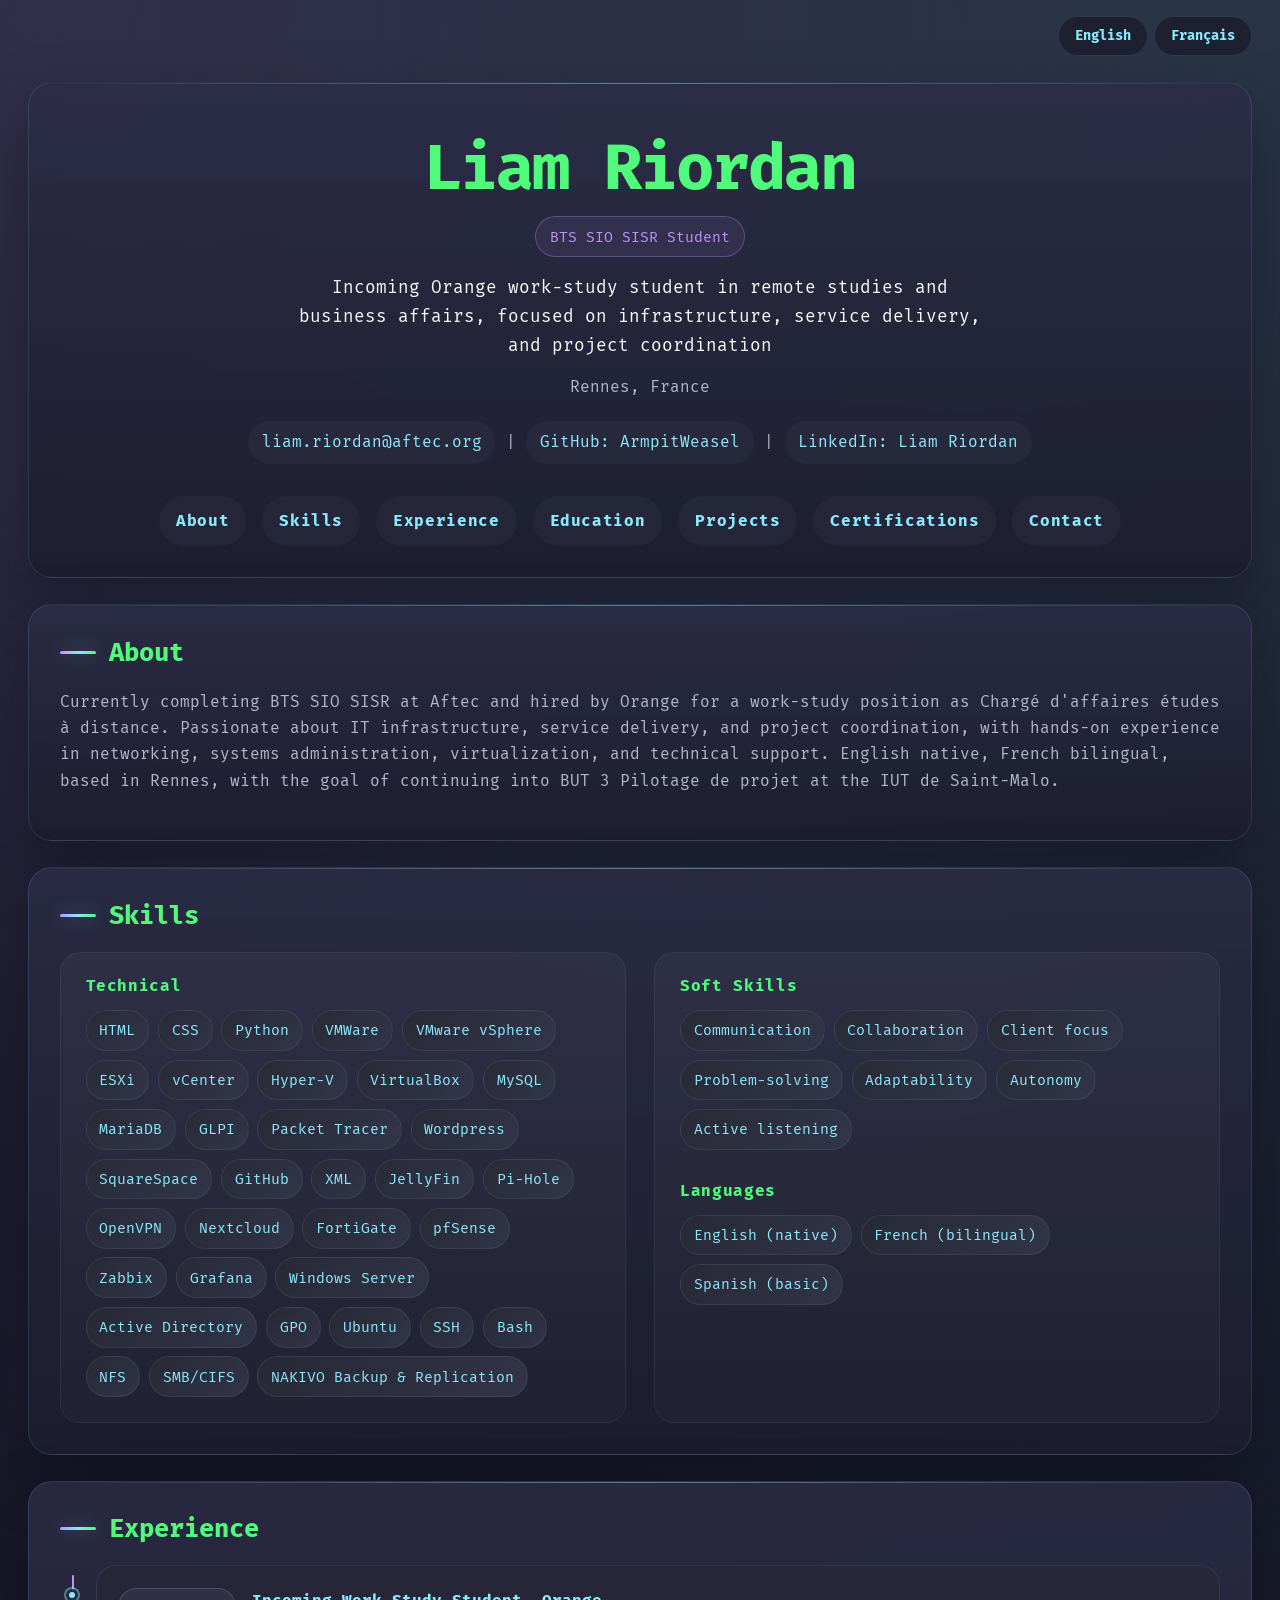
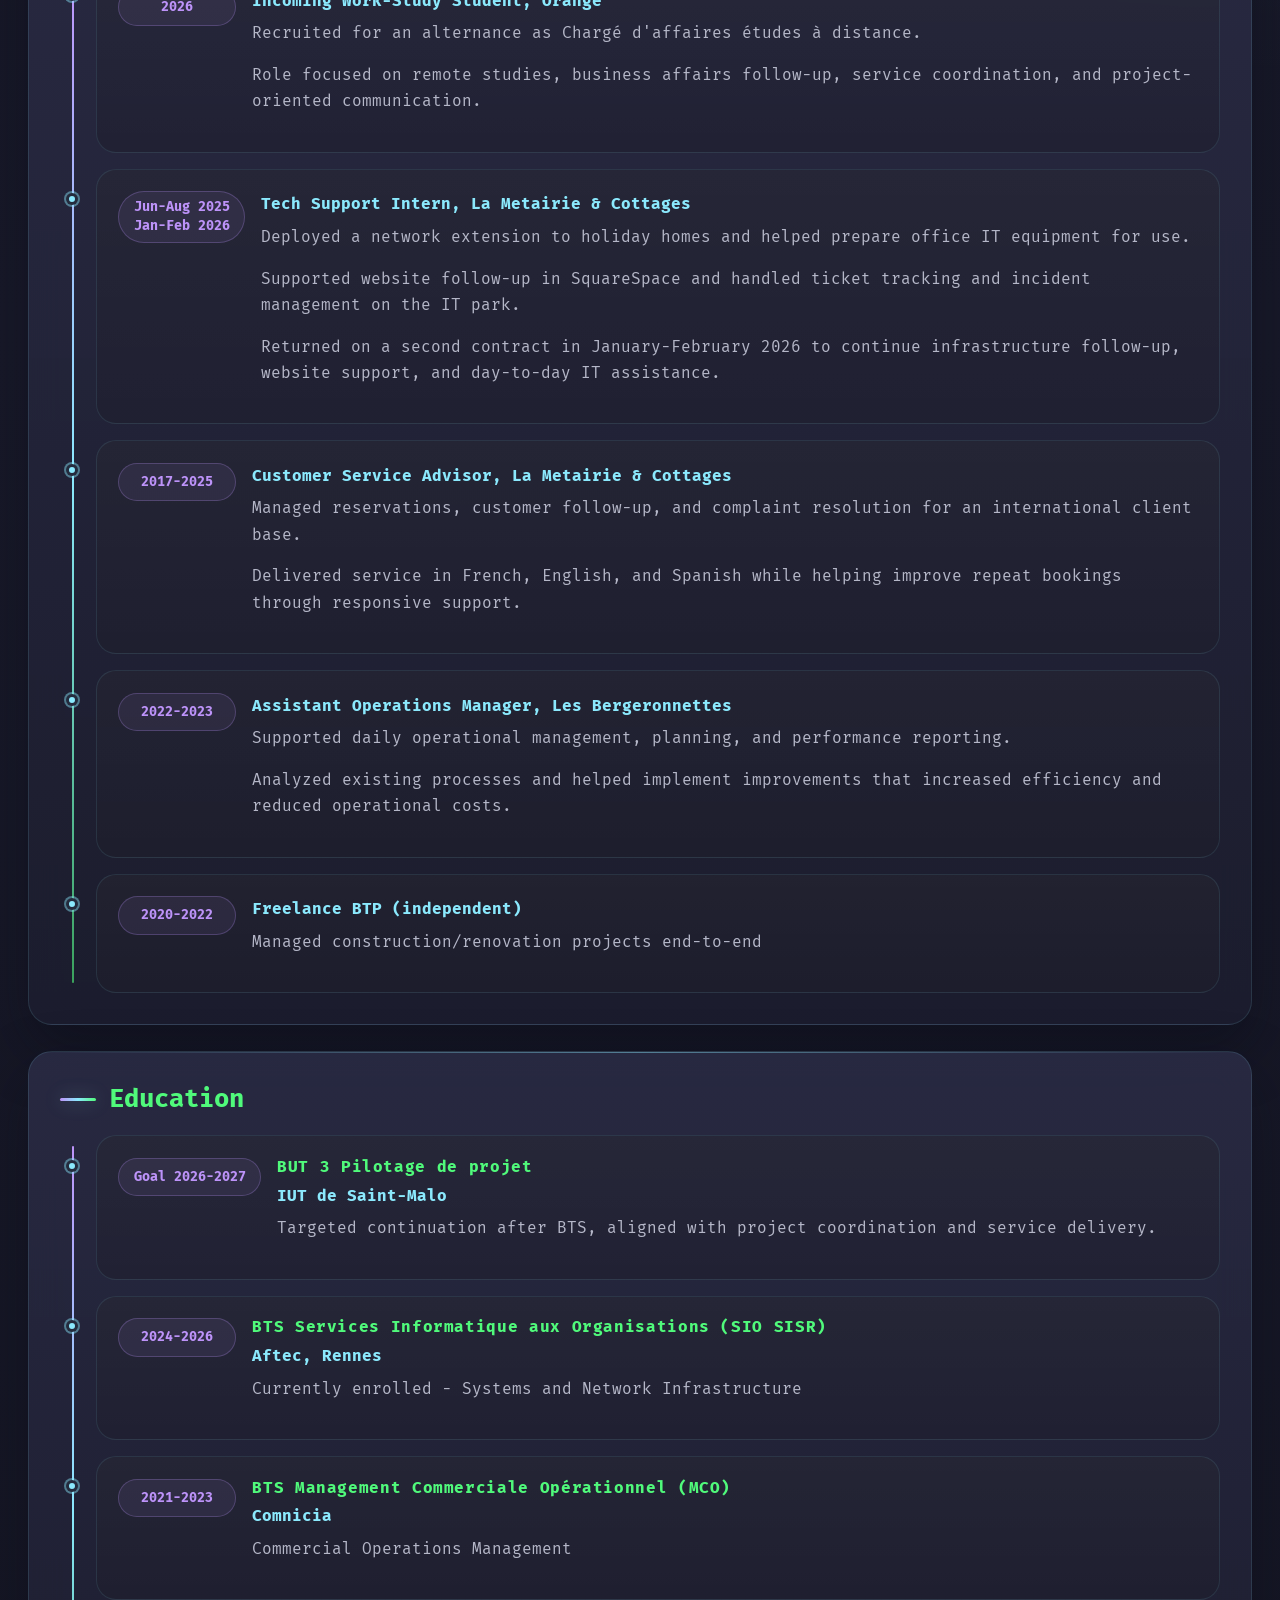
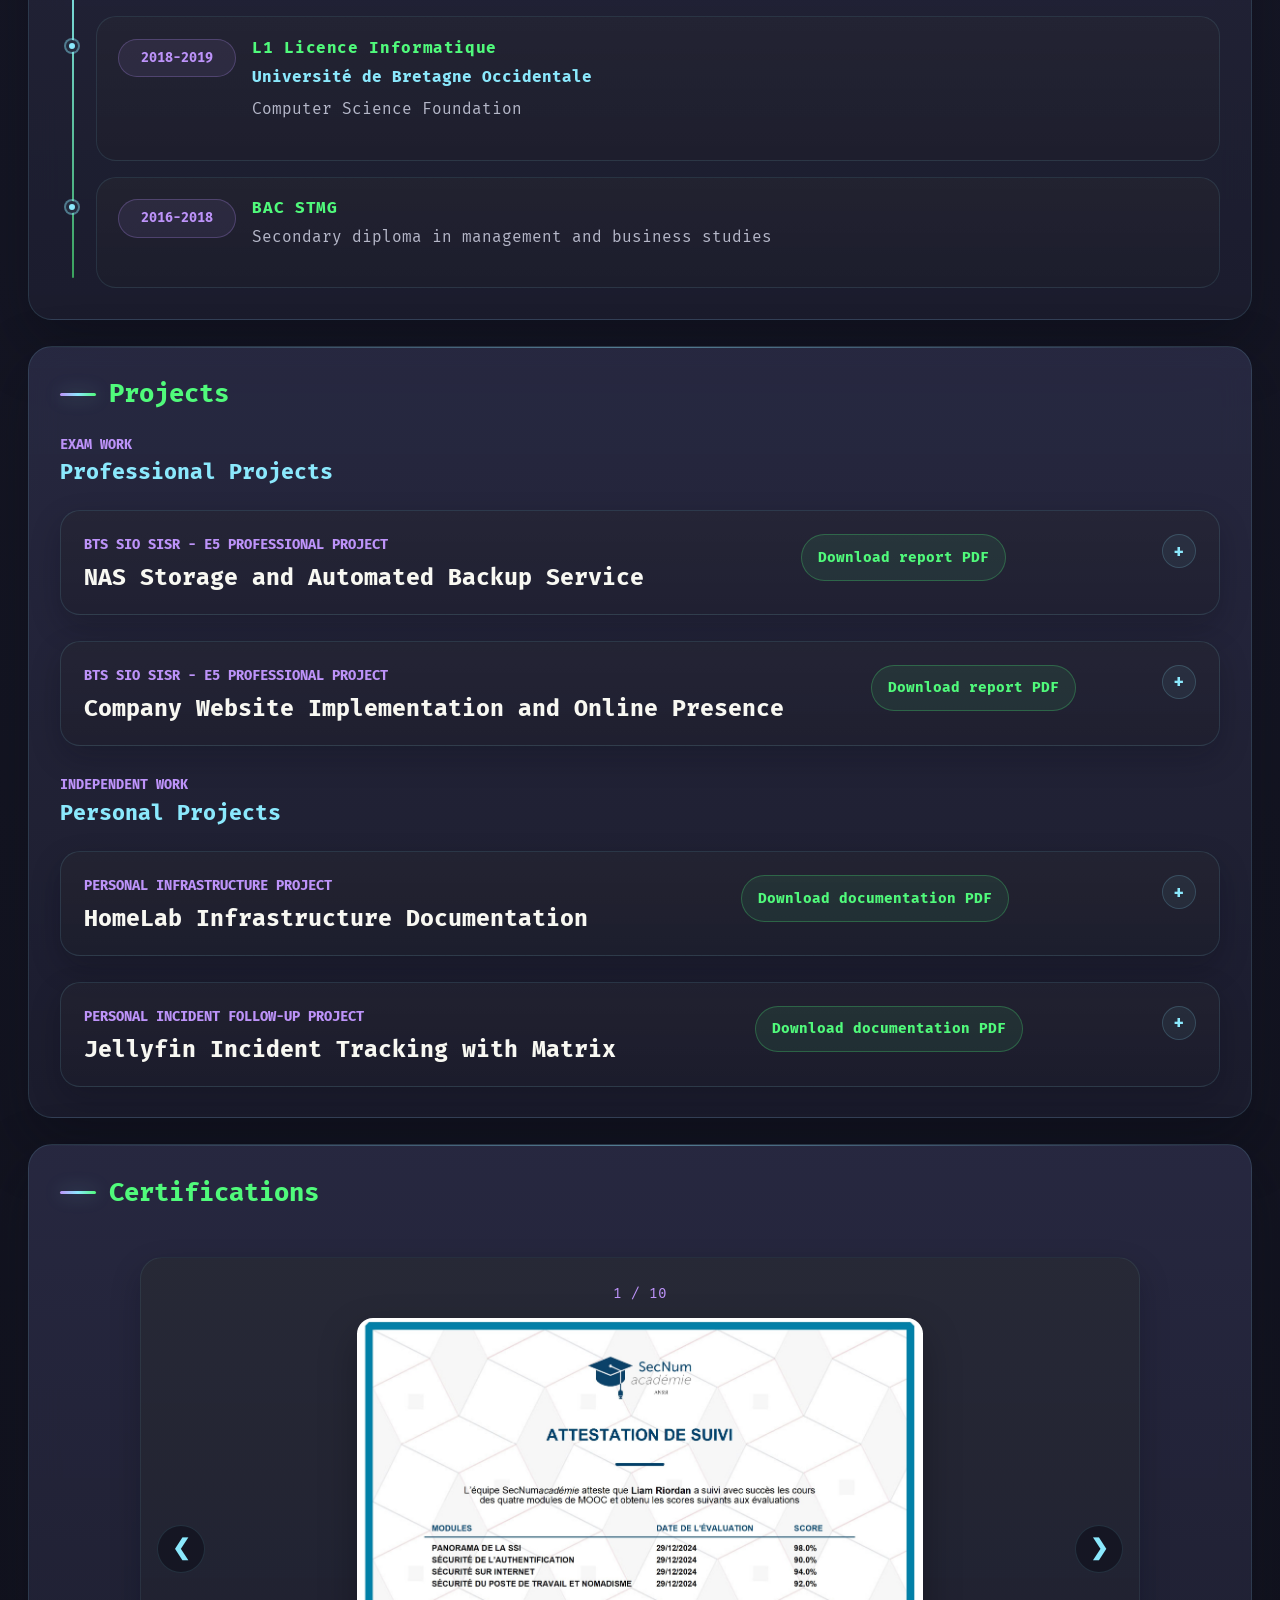
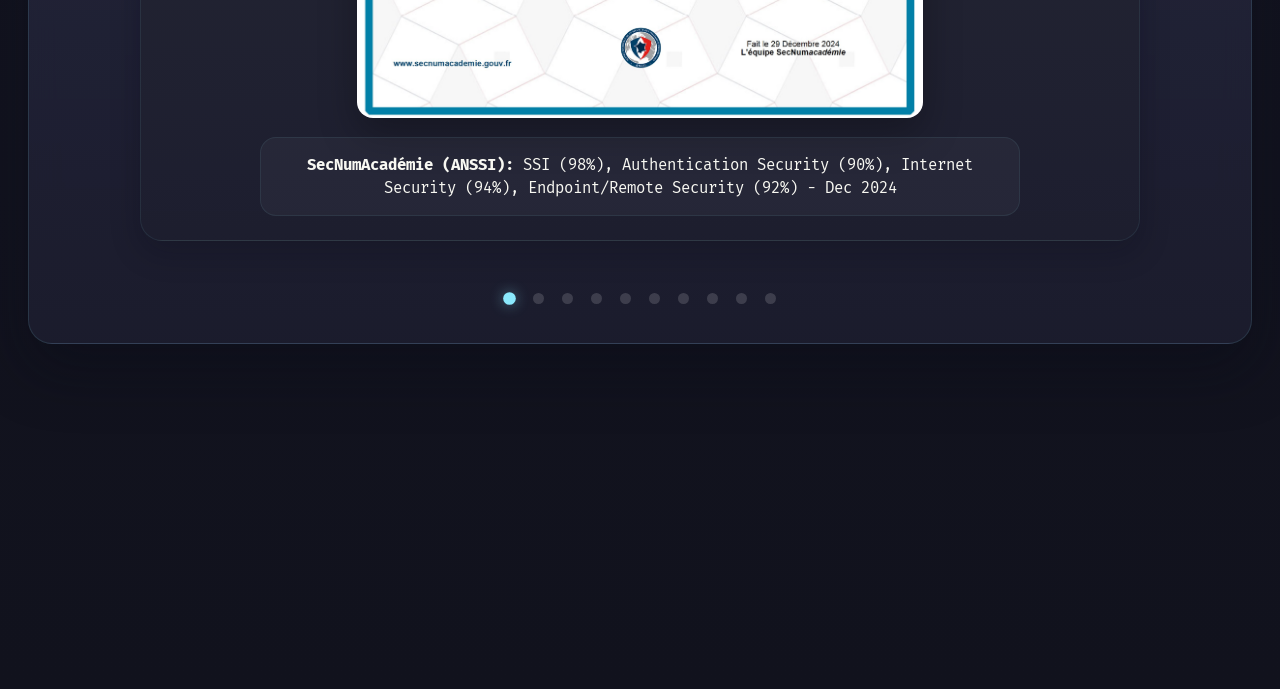
<file: index.html>
﻿<!DOCTYPE html>
<html lang="en">

<head>
  <meta charset="UTF-8" />
  <meta name="viewport" content="width=device-width, initial-scale=1" />
  <title>Liam Riordan | BTS SIO SISR Portfolio</title>
  <link href="https://fonts.googleapis.com/css?family=Fira+Mono:400,700&display=swap" rel="stylesheet" />
  <link rel="stylesheet" href="style.css" />
</head>

<body>
  <div class="language-switcher-container">
    <button id="btn-en" aria-label="Switch to English">English</button>
    <button id="btn-fr" aria-label="Switch to French">Français</button>
  </div>
  <!-- Header Section -->
  <header class="fade-in-element">
    <div class="header-content">
      <h1>Liam Riordan</h1>
      <p class="header-role lang-en">BTS SIO SISR Student</p>
      <p class="header-role lang-fr" style="display:none;">Étudiant BTS SIO SISR</p>
      <p class="header-tagline lang-en">Incoming Orange work-study student in remote studies and business affairs, focused on infrastructure, service delivery, and project coordination</p>
      <p class="header-tagline lang-fr" style="display:none;">Futur alternant chez Orange en études à distance et suivi d'affaires, orienté infrastructure, fourniture de services et coordination de projet</p>
      <p class="header-location">Rennes, France</p>
      <div class="contact-links">
        <a href="mailto:liam.riordan@aftec.org">liam.riordan@aftec.org</a>
        <span>|</span>
        <a href="https://github.com/ArmpitWeasel" target="_blank" rel="noopener noreferrer">GitHub: ArmpitWeasel</a>
        <span>|</span>
        <a href="https://www.linkedin.com/in/liam-riordan-732b76272/?skipRedirect=true" target="_blank" rel="noopener noreferrer">LinkedIn: Liam Riordan</a>
      </div>
    </div>
    <nav>
      <a href="#about" class="lang-en">About</a>
      <a href="#about" class="lang-fr" style="display:none;">À propos</a>
      <a href="#skills" class="lang-en">Skills</a>
      <a href="#skills" class="lang-fr" style="display:none;">Compétences</a>
      <a href="#experience" class="lang-en">Experience</a>
      <a href="#experience" class="lang-fr" style="display:none;">Expérience</a>
      <a href="#education" class="lang-en">Education</a>
      <a href="#education" class="lang-fr" style="display:none;">Formation</a>
      <a href="#projects" class="lang-en">Projects</a>
      <a href="#projects" class="lang-fr" style="display:none;">Projets</a>
      <a href="#certifications" class="lang-en">Certifications</a>
      <a href="#certifications" class="lang-fr" style="display:none;">Certifications</a>
      <a href="#contact" class="lang-en">Contact</a>
      <a href="#contact" class="lang-fr" style="display:none;">Contact</a>
    </nav>
  </header>

  <!-- About Section -->
  <section id="about" class="fade-in-element">
    <h2 class="lang-en">About</h2>
    <h2 class="lang-fr" style="display:none;">À propos</h2>
    <p class="lang-en">
      Currently completing BTS SIO SISR at Aftec and hired by Orange for a work-study position as Chargé d'affaires
      études à distance. Passionate about IT infrastructure, service delivery, and project coordination, with hands-on
      experience in networking, systems administration, virtualization, and technical support. English native, French
      bilingual, based in Rennes, with the goal of continuing into BUT 3 Pilotage de projet at the IUT de Saint-Malo.
    </p>
    <p class="lang-fr" style="display:none;">
      Actuellement en fin de BTS SIO SISR à Aftec, j'ai été recruté par Orange pour une alternance en tant que chargé
      d'affaires études à distance. Passionné par l'infrastructure informatique, la fourniture de services et la
      coordination de projet, je possède une expérience pratique en réseaux, administration systèmes, virtualisation et
      support technique. Anglais natif, français bilingue, basé à Rennes, avec pour objectif de poursuivre en BUT 3
      Pilotage de projet à l'IUT de Saint-Malo.
    </p>
  </section>

  <!-- Skills Section -->
  <section id="skills" class="fade-in-element">
    <h2 class="lang-en">Skills</h2>
    <h2 class="lang-fr" style="display:none;">Compétences</h2>
    <div class="row">
      <div class="col">
        <h3 class="lang-en">Technical</h3>
        <h3 class="lang-fr" style="display:none;">Techniques</h3>
        <div class="skill-tags lang-en">
          <span>HTML</span>
          <span>CSS</span>
          <span>Python</span>
          <span>VMWare</span>
          <span>VMware vSphere</span>
          <span>ESXi</span>
          <span>vCenter</span>
          <span>Hyper-V</span>
          <span>VirtualBox</span>
          <span>MySQL</span>
          <span>MariaDB</span>
          <span>GLPI</span>
          <span>Packet Tracer</span>
          <span>Wordpress</span>
          <span>SquareSpace</span>
          <span>GitHub</span>
          <span>XML</span>
          <span>JellyFin</span>
          <span>Pi-Hole</span>
          <span>OpenVPN</span>
          <span>Nextcloud</span>
          <span>FortiGate</span>
          <span>pfSense</span>
          <span>Zabbix</span>
          <span>Grafana</span>
          <span>Windows Server</span>
          <span>Active Directory</span>
          <span>GPO</span>
          <span>Ubuntu</span>
          <span>SSH</span>
          <span>Bash</span>
          <span>NFS</span>
          <span>SMB/CIFS</span>
          <span>NAKIVO Backup & Replication</span>
        </div>
        <div class="skill-tags lang-fr" style="display:none;">
          <span>HTML</span>
          <span>CSS</span>
          <span>Python</span>
          <span>VMWare</span>
          <span>VMware vSphere</span>
          <span>ESXi</span>
          <span>vCenter</span>
          <span>Hyper-V</span>
          <span>VirtualBox</span>
          <span>MySQL</span>
          <span>MariaDB</span>
          <span>GLPI</span>
          <span>Packet Tracer</span>
          <span>Wordpress</span>
          <span>SquareSpace</span>
          <span>GitHub</span>
          <span>XML</span>
          <span>JellyFin</span>
          <span>Pi-Hole</span>
          <span>OpenVPN</span>
          <span>Nextcloud</span>
          <span>FortiGate</span>
          <span>pfSense</span>
          <span>Zabbix</span>
          <span>Grafana</span>
          <span>Windows Server</span>
          <span>Active Directory</span>
          <span>GPO</span>
          <span>Ubuntu</span>
          <span>SSH</span>
          <span>Bash</span>
          <span>NFS</span>
          <span>SMB/CIFS</span>
          <span>NAKIVO Backup & Replication</span>
        </div>
      </div>
      <div class="col">
        <h3 class="lang-en">Soft Skills</h3>
        <h3 class="lang-fr" style="display:none;">Compétences Douces</h3>
        <div class="soft-skill-tags lang-en">
          <span>Communication</span>
          <span>Collaboration</span>
          <span>Client focus</span>
          <span>Problem-solving</span>
          <span>Adaptability</span>
          <span>Autonomy</span>
          <span>Active listening</span>
        </div>
        <div class="soft-skill-tags lang-fr" style="display:none;">
          <span>Communication</span>
          <span>Collaboration</span>
          <span>Orientation client</span>
          <span>Résolution de problèmes</span>
          <span>Adaptabilité</span>
          <span>Autonomie</span>
          <span>Écoute active</span>
        </div>
        <h3 class="lang-en">Languages</h3>
        <h3 class="lang-fr" style="display:none;">Langues</h3>
        <div class="language-tags lang-en">
          <span>English (native)</span>
          <span>French (bilingual)</span>
          <span>Spanish (basic)</span>
        </div>
        <div class="language-tags lang-fr" style="display:none;">
          <span>Anglais (natif)</span>
          <span>Français (bilingue)</span>
          <span>Espagnol (basique)</span>
        </div>
      </div>
    </div>
  </section>

  <!-- Experience Section -->
  <section id="experience" class="fade-in-element">
    <h2 class="lang-en">Experience</h2>
    <h2 class="lang-fr" style="display:none;">Expérience</h2>
    <div class="education-timeline lang-en">
      <div class="education-item">
        <div class="education-period">2026</div>
        <div class="education-content">
          <p class="education-school">Incoming Work-Study Student, Orange</p>
          <p>Recruited for an alternance as Chargé d'affaires études à distance.</p>
          <p>Role focused on remote studies, business affairs follow-up, service coordination, and project-oriented communication.</p>
        </div>
      </div>
      <div class="education-item">
        <div class="education-period multi-period">
          <span>Jun-Aug 2025</span>
          <span>Jan-Feb 2026</span>
        </div>
        <div class="education-content">
          <p class="education-school">Tech Support Intern, La Metairie & Cottages</p>
          <p>Deployed a network extension to holiday homes and helped prepare office IT equipment for use.</p>
          <p>Supported website follow-up in SquareSpace and handled ticket tracking and incident management on the IT park.</p>
          <p>Returned on a second contract in January-February 2026 to continue infrastructure follow-up, website support, and day-to-day IT assistance.</p>
        </div>
      </div>
      <div class="education-item">
        <div class="education-period">2017-2025</div>
        <div class="education-content">
          <p class="education-school">Customer Service Advisor, La Metairie & Cottages</p>
          <p>Managed reservations, customer follow-up, and complaint resolution for an international client base.</p>
          <p>Delivered service in French, English, and Spanish while helping improve repeat bookings through responsive support.</p>
        </div>
      </div>
      <div class="education-item">
        <div class="education-period">2022-2023</div>
        <div class="education-content">
          <p class="education-school">Assistant Operations Manager, Les Bergeronnettes</p>
          <p>Supported daily operational management, planning, and performance reporting.</p>
          <p>Analyzed existing processes and helped implement improvements that increased efficiency and reduced operational costs.</p>
        </div>
      </div>
      <div class="education-item">
        <div class="education-period">2020-2022</div>
        <div class="education-content">
          <p class="education-school">Freelance BTP (independent)</p>
          <p>Managed construction/renovation projects end-to-end</p>
        </div>
      </div>
    </div>
    <div class="education-timeline lang-fr" style="display:none;">
      <div class="education-item">
        <div class="education-period">2026</div>
        <div class="education-content">
          <p class="education-school">Alternant chargé d'affaires études à distance, Orange</p>
          <p>Recruté pour une alternance en tant que chargé d'affaires études à distance.</p>
          <p>Poste orienté vers les études à distance, le suivi d'affaires, la coordination de services et la communication en mode projet.</p>
        </div>
      </div>
      <div class="education-item">
        <div class="education-period multi-period">
          <span>Juin-Août 2025</span>
          <span>Janv-Févr 2026</span>
        </div>
        <div class="education-content">
          <p class="education-school">Stagiaire Support Technique, La Metairie & Cottages</p>
          <p>Mise en place d'une extension de réseau vers les maisons de vacances et préparation des équipements informatiques des bureaux.</p>
          <p>Suivi du développement du site web sur SquareSpace et gestion des tickets ainsi que des incidents du parc informatique.</p>
          <p>Retour en contrat en janvier-février 2026 pour poursuivre le suivi de l'infrastructure, du site web et du support informatique quotidien.</p>
        </div>
      </div>
      <div class="education-item">
        <div class="education-period">2017-2025</div>
        <div class="education-content">
          <p class="education-school">Conseiller clientèle, La Metairie & Cottages</p>
          <p>Gestion des réservations, du suivi client et de la résolution des réclamations pour une clientèle internationale.</p>
          <p>Service client en français, anglais et espagnol, avec fidélisation grâce à un accompagnement réactif et personnalisé.</p>
        </div>
      </div>
      <div class="education-item">
        <div class="education-period">2022-2023</div>
        <div class="education-content">
          <p class="education-school">Assistant directeur des opérations, Les Bergeronnettes</p>
          <p>Soutien à la gestion opérationnelle quotidienne, à la planification et au reporting des performances.</p>
          <p>Analyse des processus existants et mise en place d'améliorations pour gagner en efficacité et réduire les coûts opérationnels.</p>
        </div>
      </div>
      <div class="education-item">
        <div class="education-period">2020-2022</div>
        <div class="education-content">
          <p class="education-school">Freelance BTP (indépendant)</p>
          <p>Gestion de projets de construction et de rénovation de A à Z.</p>
        </div>
      </div>
    </div>
  </section>
  <script>
    function toggleJobInfo(event) {
      const button = event.currentTarget;
      const descId = button.getAttribute('aria-controls');
      const desc = document.getElementById(descId);
      if (desc.style.display === 'none') {
        desc.style.display = 'block';
        button.setAttribute('aria-expanded', 'true');
      } else {
        desc.style.display = 'none';
        button.setAttribute('aria-expanded', 'false');
      }
    }
  </script>

  <!-- Education Section -->
  <section id="education" class="fade-in-element">
    <h2 class="lang-en">Education</h2>
    <h2 class="lang-fr" style="display:none;">Formation</h2>
    <div class="education-timeline lang-en">
      <div class="education-item">
        <div class="education-period">Goal 2026-2027</div>
        <div class="education-content">
          <h3>BUT 3 Pilotage de projet</h3>
          <p class="education-school">IUT de Saint-Malo</p>
          <p class="education-description">Targeted continuation after BTS, aligned with project coordination and service delivery.</p>
        </div>
      </div>
      <div class="education-item">
        <div class="education-period">2024-2026</div>
        <div class="education-content">
          <h3>BTS Services Informatique aux Organisations (SIO SISR)</h3>
          <p class="education-school">Aftec, Rennes</p>
          <p class="education-description">Currently enrolled - Systems and Network Infrastructure</p>
        </div>
      </div>
      <div class="education-item">
        <div class="education-period">2021-2023</div>
        <div class="education-content">
          <h3>BTS Management Commerciale Opérationnel (MCO)</h3>
          <p class="education-school">Comnicia</p>
          <p class="education-description">Commercial Operations Management</p>
        </div>
      </div>
      <div class="education-item">
        <div class="education-period">2018-2019</div>
        <div class="education-content">
          <h3>L1 Licence Informatique</h3>
          <p class="education-school">Université de Bretagne Occidentale</p>
          <p class="education-description">Computer Science Foundation</p>
        </div>
      </div>
      <div class="education-item">
        <div class="education-period">2016-2018</div>
        <div class="education-content">
          <h3>BAC STMG</h3>
          <p class="education-description">Secondary diploma in management and business studies</p>
        </div>
      </div>
    </div>
    <div class="education-timeline lang-fr" style="display:none;">
      <div class="education-item">
        <div class="education-period">Objectif 2026-2027</div>
        <div class="education-content">
          <h3>BUT 3 Pilotage de projet</h3>
          <p class="education-school">IUT de Saint-Malo</p>
          <p class="education-description">Poursuite d'études visée après le BTS, en cohérence avec la coordination de projet et la fourniture de services.</p>
        </div>
      </div>
      <div class="education-item">
        <div class="education-period">2024-2026</div>
        <div class="education-content">
          <h3>BTS Services Informatiques aux Organisations (SIO SISR)</h3>
          <p class="education-school">Aftec, Rennes</p>
          <p class="education-description">Actuellement inscrit - Systèmes et Infrastructure Réseau</p>
        </div>
      </div>
      <div class="education-item">
        <div class="education-period">2021-2023</div>
        <div class="education-content">
          <h3>BTS Management Commercial Opérationnel (MCO)</h3>
          <p class="education-school">Comnicia</p>
          <p class="education-description">Gestion des opérations commerciales</p>
        </div>
      </div>
      <div class="education-item">
        <div class="education-period">2018-2019</div>
        <div class="education-content">
          <h3>L1 Licence Informatique</h3>
          <p class="education-school">Université de Bretagne Occidentale</p>
          <p class="education-description">Fondamentaux en informatique</p>
        </div>
      </div>
      <div class="education-item">
        <div class="education-period">2016-2018</div>
        <div class="education-content">
          <h3>BAC STMG</h3>
          <p class="education-description">Baccalauréat sciences et technologies du management et de la gestion</p>
        </div>
      </div>
    </div>
  </section>

  <!-- Projects Section -->
  <section id="projects" class="fade-in-element">
    <h2 class="lang-en">Projects</h2>
    <h2 class="lang-fr" style="display:none;">Projets</h2>

    <div class="project-showcase lang-en">
      <div class="project-group-heading">
        <p>Exam Work</p>
        <h3>Professional Projects</h3>
      </div>

      <article class="e5-project-card project-dropdown">
        <div class="project-heading">
          <div>
            <p class="project-label">BTS SIO SISR - E5 Professional Project</p>
            <h3>NAS Storage and Automated Backup Service</h3>
          </div>
          <a class="project-download" href="Documents/nas-project-e5.pdf" download>Download report PDF</a>
        </div>

        <p class="project-intro">
          During my professional placement, I deployed a centralized storage service to improve file organization,
          backup reliability, and secure remote access for the company owners. The solution reused existing hardware
          and added RAID 1 storage, Samba shares, automated backups, and Tailscale access.
        </p>

        <div class="project-meta-grid">
          <div>
            <span>Context</span>
            <strong>Company placement</strong>
          </div>
          <div>
            <span>Period</span>
            <strong>10 Jan - 31 Jan 2026</strong>
          </div>
          <div>
            <span>Service delivered</span>
            <strong>NAS, backups, remote access</strong>
          </div>
          <div>
            <span>Main technologies</span>
            <strong>Ubuntu Server, Samba, RAID 1, Bacula, crontab, Tailscale</strong>
          </div>
        </div>

        <div class="project-columns">
          <div>
            <h4>Objectives</h4>
            <ul class="project-detail-list">
              <li>Centralize shared company files on a reliable internal service.</li>
              <li>Reuse an existing PC to control the project budget.</li>
              <li>Protect data with RAID 1, local USB backup, and off-site cloud backup.</li>
              <li>Provide secure remote access without exposing the NAS directly to the Internet.</li>
            </ul>
          </div>
          <div>
            <h4>Result</h4>
            <ul class="project-detail-list">
              <li>Operational Samba file shares with user access rights.</li>
              <li>Automated backup jobs using Bacula and crontab.</li>
              <li>Local and remote backup strategy inspired by the 3-2-1 rule.</li>
              <li>Remote access validated through Tailscale for authorized owners.</li>
            </ul>
          </div>
        </div>

        <div class="competency-section">
          <h4>Acquired E5 Competencies</h4>
          <div class="competency-grid">
            <article class="competency-card">
              <span>01</span>
              <h5>Manage IT assets</h5>
              <p>Inventory of reusable hardware, selection of new disks, budget control, and integration of the NAS into the existing IT environment.</p>
            </article>
            <article class="competency-card">
              <span>02</span>
              <h5>Work in project mode</h5>
              <p>Project broken into phases: needs analysis, inventory, budget, installation, configuration, backups, testing, and production handover.</p>
            </article>
            <article class="competency-card">
              <span>03</span>
              <h5>Provide an IT service to users</h5>
              <p>Delivery of a usable storage service with Samba shares, access rights, automated backups, restoration checks, and secure remote access.</p>
            </article>
          </div>
        </div>
      </article>

      <article class="e5-project-card project-dropdown">
        <div class="project-heading">
          <div>
            <p class="project-label">BTS SIO SISR - E5 Professional Project</p>
            <h3>Company Website Implementation and Online Presence</h3>
          </div>
          <a class="project-download" href="Documents/site-web-project-e5.pdf" download>Download report PDF</a>
        </div>

        <p class="project-intro">
          During my professional placement, I contributed to the implementation and follow-up of a company website.
          The project focused on creating a clearer online presence, structuring content for visitors, and delivering
          a usable web service that could be maintained after deployment.
        </p>

        <div class="project-meta-grid">
          <div>
            <span>Context</span>
            <strong>Company placement</strong>
          </div>
          <div>
            <span>Period</span>
            <strong>2025 placement project</strong>
          </div>
          <div>
            <span>Service delivered</span>
            <strong>Website, content structure, online visibility</strong>
          </div>
          <div>
            <span>Main technologies</span>
            <strong>Squarespace, web content, SEO basics, responsive layout</strong>
          </div>
        </div>

        <div class="project-columns">
          <div>
            <h4>Objectives</h4>
            <ul class="project-detail-list">
              <li>Improve the company's online presence with a clearer and more accessible website.</li>
              <li>Organize pages, navigation, and content around visitor needs.</li>
              <li>Prepare a site that could be updated and followed over time.</li>
              <li>Check the display and usability of the site before publication.</li>
            </ul>
          </div>
          <div>
            <h4>Result</h4>
            <ul class="project-detail-list">
              <li>Website content and structure prepared for public access.</li>
              <li>Improved presentation of the company's activity and practical information.</li>
              <li>Follow-up process for updates, corrections, and content evolution.</li>
              <li>Professional documentation available through the downloadable report.</li>
            </ul>
          </div>
        </div>

        <div class="competency-section">
          <h4>Acquired E5 Competencies</h4>
          <div class="competency-grid">
            <article class="competency-card">
              <span>01</span>
              <h5>Develop the organization's online presence</h5>
              <p>Contribution to the structure, content, visibility, and accessibility of a public-facing company website.</p>
            </article>
            <article class="competency-card">
              <span>02</span>
              <h5>Work in project mode</h5>
              <p>Project followed through needs analysis, page organization, content preparation, testing, publication, and follow-up.</p>
            </article>
            <article class="competency-card">
              <span>03</span>
              <h5>Provide an IT service to users</h5>
              <p>Delivery of an online service that helps visitors access information and gives the company a maintainable communication tool.</p>
            </article>
          </div>
        </div>
      </article>

      <div class="project-group-heading">
        <p>Independent Work</p>
        <h3>Personal Projects</h3>
      </div>

      <article class="e5-project-card project-dropdown">
        <div class="project-heading">
          <div>
            <p class="project-label">Personal Infrastructure Project</p>
            <h3>HomeLab Infrastructure Documentation</h3>
          </div>
          <a class="project-download" href="Documents/homelab-project.pdf" download>Download documentation PDF</a>
        </div>

        <p class="project-intro">
          This personal project documents my HomeLab environment, built to practise systems administration,
          networking, virtualization, service deployment, and infrastructure troubleshooting outside the classroom.
        </p>

        <div class="project-meta-grid">
          <div>
            <span>Context</span>
            <strong>Personal lab</strong>
          </div>
          <div>
            <span>Goal</span>
            <strong>Hands-on infrastructure practice</strong>
          </div>
          <div>
            <span>Project type</span>
            <strong>HomeLab documentation</strong>
          </div>
          <div>
            <span>Main areas</span>
            <strong>Networking, virtualization, servers, monitoring, security</strong>
          </div>
        </div>

        <div class="project-columns">
          <div>
            <h4>Objectives</h4>
            <ul class="project-detail-list">
              <li>Build a controlled environment for testing infrastructure services.</li>
              <li>Practise administration tasks on servers, virtual machines, and network services.</li>
              <li>Document the architecture, configuration choices, and technical learning process.</li>
              <li>Improve autonomy before professional infrastructure projects and the E5 exam.</li>
            </ul>
          </div>
          <div>
            <h4>Result</h4>
            <ul class="project-detail-list">
              <li>Structured HomeLab documentation available as a downloadable PDF.</li>
              <li>Better understanding of service deployment and infrastructure maintenance.</li>
              <li>Reusable test environment for future projects, troubleshooting, and monitoring practice.</li>
              <li>Clear evidence of personal technical curiosity and continuous learning.</li>
            </ul>
          </div>
        </div>

        <div class="competency-section">
          <h4>Skills Developed</h4>
          <div class="competency-grid">
            <article class="competency-card">
              <span>01</span>
              <h5>Systems and network administration</h5>
              <p>Practice with infrastructure components, services, addressing, access, and day-to-day administration tasks.</p>
            </article>
            <article class="competency-card">
              <span>02</span>
              <h5>Virtualization and service deployment</h5>
              <p>Experimentation with virtual machines, hosted services, configuration, updates, and validation steps.</p>
            </article>
            <article class="competency-card">
              <span>03</span>
              <h5>Documentation and troubleshooting</h5>
              <p>Structured technical documentation, testing habits, incident analysis, and iterative improvement of the lab.</p>
            </article>
          </div>
        </div>
      </article>

      <article class="e5-project-card project-dropdown">
        <div class="project-heading">
          <div>
            <p class="project-label">Personal Incident Follow-up Project</p>
            <h3>Jellyfin Incident Tracking with Matrix</h3>
          </div>
          <a class="project-download" href="Documents/jellyfin-matrix-incident.pdf" download>Download documentation PDF</a>
        </div>

        <p class="project-intro">
          This personal project documents the follow-up of a Jellyfin service incident using Matrix as a communication
          and tracking channel. It focuses on identifying the issue, following the troubleshooting steps, communicating
          progress, and documenting the resolution process.
        </p>

        <div class="project-meta-grid">
          <div>
            <span>Context</span>
            <strong>Personal service follow-up</strong>
          </div>
          <div>
            <span>Service</span>
            <strong>Jellyfin media platform</strong>
          </div>
          <div>
            <span>Tracking tool</span>
            <strong>Matrix communication channel</strong>
          </div>
          <div>
            <span>Main areas</span>
            <strong>Incident tracking, diagnostics, documentation</strong>
          </div>
        </div>

        <div class="project-columns">
          <div>
            <h4>Objectives</h4>
            <ul class="project-detail-list">
              <li>Track a service incident from detection to resolution.</li>
              <li>Use Matrix to centralize communication and technical follow-up.</li>
              <li>Document observed symptoms, tests performed, and corrective actions.</li>
              <li>Improve incident management habits for future support situations.</li>
            </ul>
          </div>
          <div>
            <h4>Result</h4>
            <ul class="project-detail-list">
              <li>Incident follow-up documented in a downloadable PDF.</li>
              <li>Clearer troubleshooting workflow for Jellyfin service issues.</li>
              <li>Improved communication traceability through Matrix.</li>
              <li>Reusable method for diagnosing and documenting technical incidents.</li>
            </ul>
          </div>
        </div>

        <div class="competency-section">
          <h4>Skills Developed</h4>
          <div class="competency-grid">
            <article class="competency-card">
              <span>01</span>
              <h5>Incident analysis</h5>
              <p>Identification of symptoms, technical checks, testing steps, and validation of corrective actions.</p>
            </article>
            <article class="competency-card">
              <span>02</span>
              <h5>Communication and follow-up</h5>
              <p>Use of Matrix to keep a clear written history of the incident, actions, and progress updates.</p>
            </article>
            <article class="competency-card">
              <span>03</span>
              <h5>Service continuity mindset</h5>
              <p>Focus on restoring service, documenting the cause, and improving the support process for later incidents.</p>
            </article>
          </div>
        </div>
      </article>
    </div>

    <div class="project-showcase lang-fr" style="display:none;">
      <div class="project-group-heading">
        <p>Travaux d'examen</p>
        <h3>Projets professionnels</h3>
      </div>

      <article class="e5-project-card project-dropdown">
        <div class="project-heading">
          <div>
            <p class="project-label">BTS SIO SISR - Projet professionnel E5</p>
            <h3>Service NAS de stockage et de sauvegardes automatisées</h3>
          </div>
          <a class="project-download" href="Documents/nas-project-e5.pdf" download>Télécharger le compte rendu PDF</a>
        </div>

        <p class="project-intro">
          Lors de mon stage, j'ai mis en place un service de stockage centralisé afin d'améliorer l'organisation des
          fichiers, la fiabilité des sauvegardes et l'accès distant sécurisé pour les propriétaires. La solution
          réutilise du matériel existant et ajoute du RAID 1, des partages Samba, des sauvegardes automatisées et un
          accès Tailscale.
        </p>

        <div class="project-meta-grid">
          <div>
            <span>Contexte</span>
            <strong>Stage en entreprise</strong>
          </div>
          <div>
            <span>Période</span>
            <strong>10 janv. - 31 janv. 2026</strong>
          </div>
          <div>
            <span>Service rendu</span>
            <strong>NAS, sauvegardes, accès distant</strong>
          </div>
          <div>
            <span>Technologies principales</span>
            <strong>Ubuntu Server, Samba, RAID 1, Bacula, crontab, Tailscale</strong>
          </div>
        </div>

        <div class="project-columns">
          <div>
            <h4>Objectifs</h4>
            <ul class="project-detail-list">
              <li>Centraliser les fichiers partagés de l'entreprise sur un service interne fiable.</li>
              <li>Réutiliser un ancien PC afin de maîtriser le budget du projet.</li>
              <li>Protéger les données avec du RAID 1, une sauvegarde USB locale et une sauvegarde cloud hors site.</li>
              <li>Donner un accès distant sécurisé sans exposer directement le NAS sur Internet.</li>
            </ul>
          </div>
          <div>
            <h4>Résultat</h4>
            <ul class="project-detail-list">
              <li>Partages de fichiers Samba opérationnels avec droits utilisateurs.</li>
              <li>Tâches de sauvegarde automatisées avec Bacula et crontab.</li>
              <li>Stratégie de sauvegarde locale et distante inspirée de la règle 3-2-1.</li>
              <li>Accès distant validé via Tailscale pour les propriétaires autorisés.</li>
            </ul>
          </div>
        </div>

        <div class="competency-section">
          <h4>Compétences E5 acquises</h4>
          <div class="competency-grid">
            <article class="competency-card">
              <span>01</span>
              <h5>Gérer le patrimoine informatique</h5>
              <p>Inventaire du matériel réutilisable, choix des nouveaux disques, maîtrise du budget et intégration du NAS dans l'environnement existant.</p>
            </article>
            <article class="competency-card">
              <span>02</span>
              <h5>Travailler en mode projet</h5>
              <p>Projet découpé en phases : analyse du besoin, inventaire, budget, installation, configuration, sauvegardes, tests et mise en service.</p>
            </article>
            <article class="competency-card">
              <span>03</span>
              <h5>Mettre à disposition un service informatique</h5>
              <p>Livraison d'un service de stockage utilisable avec partages Samba, droits d'accès, sauvegardes automatisées, contrôles de restauration et accès distant sécurisé.</p>
            </article>
          </div>
        </div>
      </article>

      <article class="e5-project-card project-dropdown">
        <div class="project-heading">
          <div>
            <p class="project-label">BTS SIO SISR - Projet professionnel E5</p>
            <h3>Mise en place d'un site web et présence en ligne</h3>
          </div>
          <a class="project-download" href="Documents/site-web-project-e5.pdf" download>Télécharger le compte rendu PDF</a>
        </div>

        <p class="project-intro">
          Lors de mon stage, j'ai participé à la mise en place et au suivi d'un site web d'entreprise. Le projet avait
          pour objectif de créer une présence en ligne plus claire, de structurer les contenus pour les visiteurs et de
          livrer un service web exploitable après sa mise en ligne.
        </p>

        <div class="project-meta-grid">
          <div>
            <span>Contexte</span>
            <strong>Stage en entreprise</strong>
          </div>
          <div>
            <span>Période</span>
            <strong>Projet de stage 2025</strong>
          </div>
          <div>
            <span>Service rendu</span>
            <strong>Site web, structure de contenu, visibilité en ligne</strong>
          </div>
          <div>
            <span>Technologies principales</span>
            <strong>Squarespace, contenu web, bases SEO, affichage responsive</strong>
          </div>
        </div>

        <div class="project-columns">
          <div>
            <h4>Objectifs</h4>
            <ul class="project-detail-list">
              <li>Améliorer la présence en ligne de l'entreprise avec un site plus clair et accessible.</li>
              <li>Organiser les pages, la navigation et les contenus autour des besoins des visiteurs.</li>
              <li>Préparer un site pouvant être mis à jour et suivi dans le temps.</li>
              <li>Vérifier l'affichage et l'utilisabilité du site avant sa publication.</li>
            </ul>
          </div>
          <div>
            <h4>Résultat</h4>
            <ul class="project-detail-list">
              <li>Contenus et structure du site préparés pour un accès public.</li>
              <li>Meilleure présentation de l'activité de l'entreprise et des informations pratiques.</li>
              <li>Processus de suivi pour les mises à jour, corrections et évolutions de contenu.</li>
              <li>Documentation professionnelle accessible via le compte rendu téléchargeable.</li>
            </ul>
          </div>
        </div>

        <div class="competency-section">
          <h4>Compétences E5 acquises</h4>
          <div class="competency-grid">
            <article class="competency-card">
              <span>01</span>
              <h5>Développer la présence en ligne de l'organisation</h5>
              <p>Contribution à la structure, aux contenus, à la visibilité et à l'accessibilité d'un site web public d'entreprise.</p>
            </article>
            <article class="competency-card">
              <span>02</span>
              <h5>Travailler en mode projet</h5>
              <p>Projet suivi depuis l'analyse du besoin jusqu'à l'organisation des pages, la préparation des contenus, les tests, la publication et le suivi.</p>
            </article>
            <article class="competency-card">
              <span>03</span>
              <h5>Mettre à disposition un service informatique</h5>
              <p>Livraison d'un service en ligne permettant aux visiteurs d'accéder aux informations et à l'entreprise de disposer d'un outil de communication maintenable.</p>
            </article>
          </div>
        </div>
      </article>

      <div class="project-group-heading">
        <p>Travail personnel</p>
        <h3>Projets personnels</h3>
      </div>

      <article class="e5-project-card project-dropdown">
        <div class="project-heading">
          <div>
            <p class="project-label">Projet d'infrastructure personnel</p>
            <h3>Documentation d'un environnement HomeLab</h3>
          </div>
          <a class="project-download" href="Documents/homelab-project.pdf" download>Télécharger la documentation PDF</a>
        </div>

        <p class="project-intro">
          Ce projet personnel documente mon environnement HomeLab, mis en place pour pratiquer l'administration
          systèmes, le réseau, la virtualisation, le déploiement de services et le dépannage d'infrastructure en dehors
          du cadre de cours.
        </p>

        <div class="project-meta-grid">
          <div>
            <span>Contexte</span>
            <strong>Laboratoire personnel</strong>
          </div>
          <div>
            <span>Objectif</span>
            <strong>Pratique concrète de l'infrastructure</strong>
          </div>
          <div>
            <span>Type de projet</span>
            <strong>Documentation HomeLab</strong>
          </div>
          <div>
            <span>Domaines principaux</span>
            <strong>Réseau, virtualisation, serveurs, supervision, sécurité</strong>
          </div>
        </div>

        <div class="project-columns">
          <div>
            <h4>Objectifs</h4>
            <ul class="project-detail-list">
              <li>Construire un environnement contrôlé pour tester des services d'infrastructure.</li>
              <li>Pratiquer l'administration de serveurs, de machines virtuelles et de services réseau.</li>
              <li>Documenter l'architecture, les choix de configuration et la progression technique.</li>
              <li>Renforcer mon autonomie avant les projets professionnels et l'épreuve E5.</li>
            </ul>
          </div>
          <div>
            <h4>Résultat</h4>
            <ul class="project-detail-list">
              <li>Documentation HomeLab structurée et accessible en PDF téléchargeable.</li>
              <li>Meilleure compréhension du déploiement de services et de la maintenance d'infrastructure.</li>
              <li>Environnement de test réutilisable pour de futurs projets, du dépannage et de la supervision.</li>
              <li>Preuve claire de curiosité technique personnelle et d'apprentissage continu.</li>
            </ul>
          </div>
        </div>

        <div class="competency-section">
          <h4>Compétences développées</h4>
          <div class="competency-grid">
            <article class="competency-card">
              <span>01</span>
              <h5>Administration systèmes et réseau</h5>
              <p>Pratique des composants d'infrastructure, des services, de l'adressage, des accès et des tâches d'administration courantes.</p>
            </article>
            <article class="competency-card">
              <span>02</span>
              <h5>Virtualisation et déploiement de services</h5>
              <p>Expérimentation avec des machines virtuelles, des services hébergés, la configuration, les mises à jour et les validations.</p>
            </article>
            <article class="competency-card">
              <span>03</span>
              <h5>Documentation et dépannage</h5>
              <p>Documentation technique structurée, habitudes de test, analyse d'incidents et amélioration progressive du laboratoire.</p>
            </article>
          </div>
        </div>
      </article>

      <article class="e5-project-card project-dropdown">
        <div class="project-heading">
          <div>
            <p class="project-label">Projet personnel de suivi d'incident</p>
            <h3>Suivi d'incident Jellyfin avec Matrix</h3>
          </div>
          <a class="project-download" href="Documents/jellyfin-matrix-incident.pdf" download>Télécharger la documentation PDF</a>
        </div>

        <p class="project-intro">
          Ce projet personnel documente le suivi d'un incident sur le service Jellyfin en utilisant Matrix comme canal
          de communication et de suivi. Il met l'accent sur l'identification du problème, les étapes de diagnostic, la
          communication de l'avancement et la documentation de la résolution.
        </p>

        <div class="project-meta-grid">
          <div>
            <span>Contexte</span>
            <strong>Suivi de service personnel</strong>
          </div>
          <div>
            <span>Service</span>
            <strong>Plateforme média Jellyfin</strong>
          </div>
          <div>
            <span>Outil de suivi</span>
            <strong>Canal de communication Matrix</strong>
          </div>
          <div>
            <span>Domaines principaux</span>
            <strong>Suivi d'incident, diagnostic, documentation</strong>
          </div>
        </div>

        <div class="project-columns">
          <div>
            <h4>Objectifs</h4>
            <ul class="project-detail-list">
              <li>Suivre un incident de service depuis sa détection jusqu'à sa résolution.</li>
              <li>Utiliser Matrix pour centraliser la communication et le suivi technique.</li>
              <li>Documenter les symptômes observés, les tests réalisés et les actions correctives.</li>
              <li>Améliorer mes habitudes de gestion d'incident pour de futures situations de support.</li>
            </ul>
          </div>
          <div>
            <h4>Résultat</h4>
            <ul class="project-detail-list">
              <li>Suivi d'incident documenté dans un PDF téléchargeable.</li>
              <li>Méthode de dépannage plus claire pour les problèmes de service Jellyfin.</li>
              <li>Meilleure traçabilité de la communication grâce à Matrix.</li>
              <li>Méthode réutilisable pour diagnostiquer et documenter des incidents techniques.</li>
            </ul>
          </div>
        </div>

        <div class="competency-section">
          <h4>Compétences développées</h4>
          <div class="competency-grid">
            <article class="competency-card">
              <span>01</span>
              <h5>Analyse d'incident</h5>
              <p>Identification des symptômes, vérifications techniques, étapes de test et validation des actions correctives.</p>
            </article>
            <article class="competency-card">
              <span>02</span>
              <h5>Communication et suivi</h5>
              <p>Utilisation de Matrix pour conserver un historique écrit clair de l'incident, des actions et de l'avancement.</p>
            </article>
            <article class="competency-card">
              <span>03</span>
              <h5>Continuité de service</h5>
              <p>Priorité donnée au rétablissement du service, à la documentation de la cause et à l'amélioration du suivi pour les incidents futurs.</p>
            </article>
          </div>
        </div>
      </article>
    </div>
  </section>
  <!-- Certifications Section -->
  <section id="certifications" class="fade-in-element">
    <h2 class="lang-en">Certifications</h2>
    <h2 class="lang-fr" style="display:none;">Certifications</h2>
    <div class="slideshow-container lang-en">
      <div class="mySlides fade">
        <div class="numbertext">1 / 10</div>
        <img src="Images/SecuNum.jpeg" alt="SecNumAcadémie (ANSSI)" class="slide-image" />
        <div class="text"><strong>SecNumAcadémie (ANSSI):</strong> SSI (98%), Authentication Security (90%), Internet Security (94%), Endpoint/Remote Security (92%) - Dec 2024</div>
      </div>
      <div class="mySlides fade">
        <div class="numbertext">2 / 10</div>
        <img src="Images/RGPD - Module 1.jpeg" alt="CNIL Module 1" class="slide-image" />
        <div class="text"><strong>CNIL Module 1:</strong> RGPD (91%)</div>
      </div>
      <div class="mySlides fade">
        <div class="numbertext">3 / 10</div>
        <img src="Images/RGPD - Module 2.jpeg" alt="CNIL Module 2" class="slide-image" />
        <div class="text"><strong>CNIL Module 2:</strong> Data Protection Principles (100%)</div>
      </div>
      <div class="mySlides fade">
        <div class="numbertext">4 / 10</div>
        <img src="Images/RGPD - Module 3.jpeg" alt="CNIL Module 3" class="slide-image" />
        <div class="text"><strong>CNIL Module 3:</strong> Actor Responsibilities (100%)</div>
      </div>
      <div class="mySlides fade">
        <div class="numbertext">5 / 10</div>
        <img src="Images/RGPD - Module 4.jpeg" alt="CNIL Module 4" class="slide-image" />
        <div class="text"><strong>CNIL Module 4:</strong> DPO & Compliance Tools (100%)</div>
      </div>
      <div class="mySlides fade">
        <div class="numbertext">6 / 10</div>
        <img src="Images/RGPD - Module 5.jpeg" alt="CNIL Module 5" class="slide-image" />
        <div class="text"><strong>CNIL Module 5:</strong> Territorial Communities (100%) - Dec 2024</div>
      </div>
      <div class="mySlides fade">
        <div class="numbertext">7 / 10</div>
        <img src="Images/Cisco - Notions de Bases.jpeg" alt="Cisco Networking Academy" class="slide-image" />
        <div class="text"><strong>Cisco:</strong> Basic Networking - Jan 2025</div>
      </div>
      <div class="mySlides fade">
        <div class="numbertext">8 / 10</div>
        <img src="Images/Cisco - Network Adressing.jpeg" alt="Cisco Networking Academy" class="slide-image" />
        <div class="text"><strong>Cisco:</strong> Network Addressing & Troubleshooting - May 2025</div>
      </div>
      <div class="mySlides fade">
        <div class="numbertext">9 / 10</div>
        <img src="Images/Cisco - Support et Securite.jpeg" alt="Cisco Networking Academy" class="slide-image" />
        <div class="text"><strong>Cisco:</strong> Network Support & Security - May 2025</div>
      </div>
      <div class="mySlides fade">
        <div class="numbertext">10 / 10</div>
        <img src="Images/Cisco - Equipements Reseau.jpeg" alt="Cisco Networking Academy" class="slide-image" />
        <div class="text"><strong>Cisco:</strong> Network Equipment & Configuration - Feb 2025</div>
      </div>
      <a class="prev" onclick="plusSlides(-1)">❮</a>
      <a class="next" onclick="plusSlides(1)">❯</a>
    </div>
    <div class="slideshow-container lang-fr" style="display:none;">
      <div class="mySlides fade">
        <div class="numbertext">1 / 10</div>
        <img src="Images/SecuNum.jpeg" alt="SecNumAcadémie (ANSSI)" class="slide-image" />
        <div class="text"><strong>SecNumAcadémie (ANSSI) :</strong> SSI (98 %), Sécurité de l'authentification (90 %), Sécurité Internet (94 %), Sécurité des points de terminaison/à distance (92 %) - Déc 2024</div>
      </div>
      <div class="mySlides fade">
        <div class="numbertext">2 / 10</div>
        <img src="Images/RGPD - Module 1.jpeg" alt="CNIL Module 1" class="slide-image" />
        <div class="text"><strong>CNIL Module 1 :</strong> RGPD (91 %)</div>
      </div>
      <div class="mySlides fade">
        <div class="numbertext">3 / 10</div>
        <img src="Images/RGPD - Module 2.jpeg" alt="CNIL Module 2" class="slide-image" />
        <div class="text"><strong>CNIL Module 2 :</strong> Principes de protection des données (100 %)</div>
      </div>
      <div class="mySlides fade">
        <div class="numbertext">4 / 10</div>
        <img src="Images/RGPD - Module 3.jpeg" alt="CNIL Module 3" class="slide-image" />
        <div class="text"><strong>CNIL Module 3 :</strong> Responsabilités des acteurs (100 %)</div>
      </div>
      <div class="mySlides fade">
        <div class="numbertext">5 / 10</div>
        <img src="Images/RGPD - Module 4.jpeg" alt="CNIL Module 4" class="slide-image" />
        <div class="text"><strong>CNIL Module 4 :</strong> DPO & outils de conformité (100 %)</div>
      </div>
      <div class="mySlides fade">
        <div class="numbertext">6 / 10</div>
        <img src="Images/RGPD - Module 5.jpeg" alt="CNIL Module 5" class="slide-image" />
        <div class="text"><strong>CNIL Module 5 :</strong> Collectivités territoriales (100 %) - Déc 2024</div>
      </div>
      <div class="mySlides fade">
        <div class="numbertext">7 / 10</div>
        <img src="Images/Cisco - Notions de Bases.jpeg" alt="Cisco Networking Academy" class="slide-image" />
        <div class="text"><strong>Cisco :</strong> Réseautage de base - Jan 2025</div>
      </div>
      <div class="mySlides fade">
        <div class="numbertext">8 / 10</div>
        <img src="Images/Cisco - Network Adressing.jpeg" alt="Cisco Networking Academy" class="slide-image" />
        <div class="text"><strong>Cisco :</strong> Adressage réseau et dépannage - Mai 2025</div>
      </div>
      <div class="mySlides fade">
        <div class="numbertext">9 / 10</div>
        <img src="Images/Cisco - Support et Securite.jpeg" alt="Cisco Networking Academy" class="slide-image" />
        <div class="text"><strong>Cisco :</strong> Support et sécurité réseau - Mai 2025</div>
      </div>
      <div class="mySlides fade">
        <div class="numbertext">10 / 10</div>
        <img src="Images/Cisco - Equipements Reseau.jpeg" alt="Cisco Networking Academy" class="slide-image" />
        <div class="text"><strong>Cisco :</strong> Équipements et configuration réseau - Fév 2025</div>
      </div>
      <a class="prev" onclick="plusSlides(-1)">❮</a>
      <a class="next" onclick="plusSlides(1)">❯</a>
    </div>
    <br />
    <div class="dot-container" style="text-align:center">
      <span class="dot lang-en" onclick="currentSlide(1)"></span>
      <span class="dot lang-fr" style="display:none;" onclick="currentSlide(1)"></span>
      <span class="dot lang-en" onclick="currentSlide(2)"></span>
      <span class="dot lang-fr" style="display:none;" onclick="currentSlide(2)"></span>
      <span class="dot lang-en" onclick="currentSlide(3)"></span>
      <span class="dot lang-fr" style="display:none;" onclick="currentSlide(3)"></span>
      <span class="dot lang-en" onclick="currentSlide(4)"></span>
      <span class="dot lang-fr" style="display:none;" onclick="currentSlide(4)"></span>
      <span class="dot lang-en" onclick="currentSlide(5)"></span>
      <span class="dot lang-fr" style="display:none;" onclick="currentSlide(5)"></span>
      <span class="dot lang-en" onclick="currentSlide(6)"></span>
      <span class="dot lang-fr" style="display:none;" onclick="currentSlide(6)"></span>
      <span class="dot lang-en" onclick="currentSlide(7)"></span>
      <span class="dot lang-fr" style="display:none;" onclick="currentSlide(7)"></span>
      <span class="dot lang-en" onclick="currentSlide(8)"></span>
      <span class="dot lang-fr" style="display:none;" onclick="currentSlide(8)"></span>
      <span class="dot lang-en" onclick="currentSlide(9)"></span>
      <span class="dot lang-fr" style="display:none;" onclick="currentSlide(9)"></span>
      <span class="dot lang-en" onclick="currentSlide(10)"></span>
      <span class="dot lang-fr" style="display:none;" onclick="currentSlide(10)"></span>
    </div>
  </section>

  <!-- Contact Section -->
  <section id="contact" class="fade-in-element">
    <h2 class="lang-en">Contact</h2>
    <h2 class="lang-fr" style="display:none;">Contact</h2>
    <p class="lang-en">
      <strong>Email:</strong> <a href="mailto:liam.riordan@aftec.org">liam.riordan@aftec.org</a><br />
      <strong>GitHub:</strong> <a href="https://github.com/ArmpitWeasel" target="_blank" rel="noopener noreferrer">github.com/ArmpitWeasel</a><br />
      <strong>LinkedIn:</strong> <a href="https://www.linkedin.com/in/liam-riordan-732b76272/?skipRedirect=true" target="_blank" rel="noopener noreferrer">linkedin.com/in/liam-riordan-732b76272</a><br />
      <strong>Legal Notice:</strong> <a href="mentions-legales.html">View the dedicated page</a>
    </p>
    <p class="lang-fr" style="display:none;">
      <strong>Email :</strong> <a href="mailto:liam.riordan@aftec.org">liam.riordan@aftec.org</a><br />
      <strong>GitHub :</strong> <a href="https://github.com/ArmpitWeasel" target="_blank" rel="noopener noreferrer">github.com/ArmpitWeasel</a><br />
      <strong>LinkedIn :</strong> <a href="https://www.linkedin.com/in/liam-riordan-732b76272/?skipRedirect=true" target="_blank" rel="noopener noreferrer">linkedin.com/in/liam-riordan-732b76272</a><br />
      <strong>Mentions légales :</strong> <a href="mentions-legales.html">Voir la page dédiée</a>
    </p>
  </section>

  <script>
    // Intersection Observer for scroll-triggered animations
    const observerOptions = {
      threshold: 0.1, // Trigger when 10% of element is visible
      rootMargin: '0px 0px -50px 0px' // Trigger slightly before element comes fully into view
    };

    const observer = new IntersectionObserver((entries) => {
      entries.forEach((entry) => {
        if (entry.isIntersecting) {
          entry.target.classList.add('visible');
          observer.unobserve(entry.target);
        }
      });
    }, observerOptions);

    document.addEventListener('DOMContentLoaded', () => {
      // Fade-in elements
      const fadeElements = document.querySelectorAll('.fade-in-element');
      fadeElements.forEach((element) => {
        observer.observe(element);
      });

      // Language switcher logic
      const btnEn = document.getElementById('btn-en');
      const btnFr = document.getElementById('btn-fr');

      function setLanguage(lang) {
        const enElements = document.querySelectorAll('.lang-en');
        const frElements = document.querySelectorAll('.lang-fr');
        const slideshowEn = document.querySelector('.slideshow-container.lang-en');
        const slideshowFr = document.querySelector('.slideshow-container.lang-fr');

        if (lang === 'en') {
          enElements.forEach(el => el.style.display = '');
          frElements.forEach(el => el.style.display = 'none');
          if (slideshowEn) slideshowEn.style.display = '';
          if (slideshowFr) slideshowFr.style.display = 'none';
          document.documentElement.lang = 'en';
          localStorage.setItem('preferredLanguage', 'en');
          slideIndexEn = 1;
          showSlides('en', slideIndexEn);
        } else if (lang === 'fr') {
          enElements.forEach(el => el.style.display = 'none');
          frElements.forEach(el => el.style.display = '');
          if (slideshowEn) slideshowEn.style.display = 'none';
          if (slideshowFr) slideshowFr.style.display = '';
          document.documentElement.lang = 'fr';
          localStorage.setItem('preferredLanguage', 'fr');
          slideIndexFr = 1;
          showSlides('fr', slideIndexFr);
        }
      }

      btnEn.addEventListener('click', () => {
        setLanguage('en');
      });
      btnFr.addEventListener('click', () => {
        setLanguage('fr');
      });

      const projectDropdowns = document.querySelectorAll('.project-dropdown');
      projectDropdowns.forEach((card) => {
        const heading = card.querySelector('.project-heading');
        if (!heading) return;

        heading.setAttribute('role', 'button');
        heading.setAttribute('tabindex', '0');
        heading.setAttribute('aria-expanded', 'false');

        function toggleProject(event) {
          if (event.target.closest('.project-download')) return;
          const isOpen = card.classList.toggle('open');
          heading.setAttribute('aria-expanded', String(isOpen));
        }

        heading.addEventListener('click', toggleProject);
        heading.addEventListener('keydown', (event) => {
          if (event.key === 'Enter' || event.key === ' ') {
            event.preventDefault();
            toggleProject(event);
          }
        });
      });

      // Force English as the default language on page load, ignoring stored preference
      const preferredLanguage = 'en';
      setLanguage(preferredLanguage);
    });

    // Slideshow functionality
    let slideIndexEn = 1;
    let slideIndexFr = 1;

    function plusSlides(n) {
      const lang = document.documentElement.lang || 'en';
      if (lang === 'en') {
        slideIndexEn += n;
        showSlides(lang, slideIndexEn);
      } else {
        slideIndexFr += n;
        showSlides(lang, slideIndexFr);
      }
    }

    function currentSlide(n) {
      const lang = document.documentElement.lang || 'en';
      if (lang === 'en') {
        slideIndexEn = n;
        showSlides(lang, slideIndexEn);
      } else {
        slideIndexFr = n;
        showSlides(lang, slideIndexFr);
      }
    }

    function showSlides(lang, n) {
      let i;
      // Get the slideshow container for the current language
      const container = document.querySelector('.slideshow-container.lang-' + lang);
      // Get slides inside the container
      const slides = container ? container.querySelectorAll('.mySlides') : [];
      // Get dots container
      const dotContainer = document.querySelector('.dot-container');
      // Get dots for current language
      const dots = dotContainer ? dotContainer.querySelectorAll('.dot.lang-' + lang) : [];
      if (n > slides.length) {
        n = 1;
        if (lang === 'en') slideIndexEn = 1;
        else slideIndexFr = 1;
      }
      if (n < 1) {
        n = slides.length;
        if (lang === 'en') slideIndexEn = n;
        else slideIndexFr = n;
      }
      // Hide all slides and dots only within the current language container
      for (i = 0; i < slides.length; i++) {
        slides[i].style.display = 'none';
      }
      for (i = 0; i < dots.length; i++) {
        dots[i].className = dots[i].className.replace(' active', '');
      }
      if (slides.length > 0) slides[n - 1].style.display = 'flex';
      if (dots.length > 0) dots[n - 1].className += ' active';
    }
  </script>
</body>

</html>
</file>
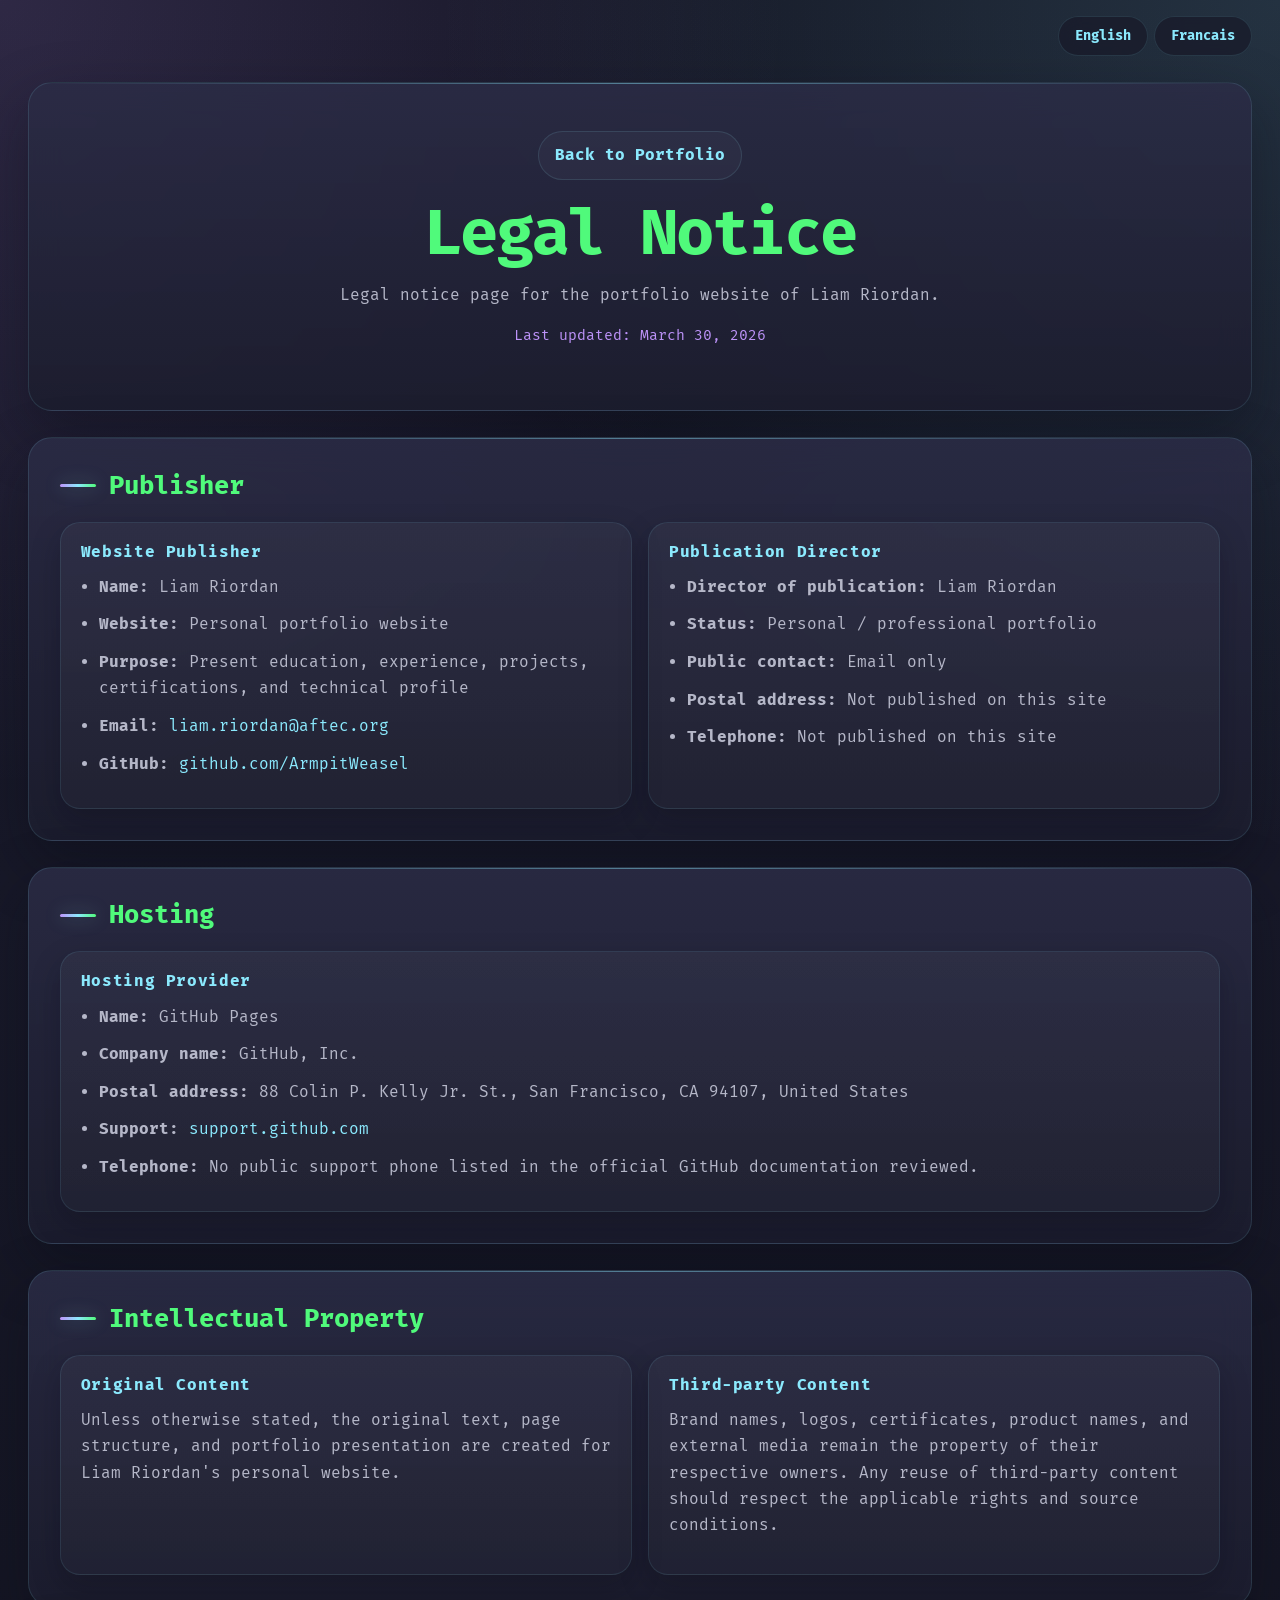
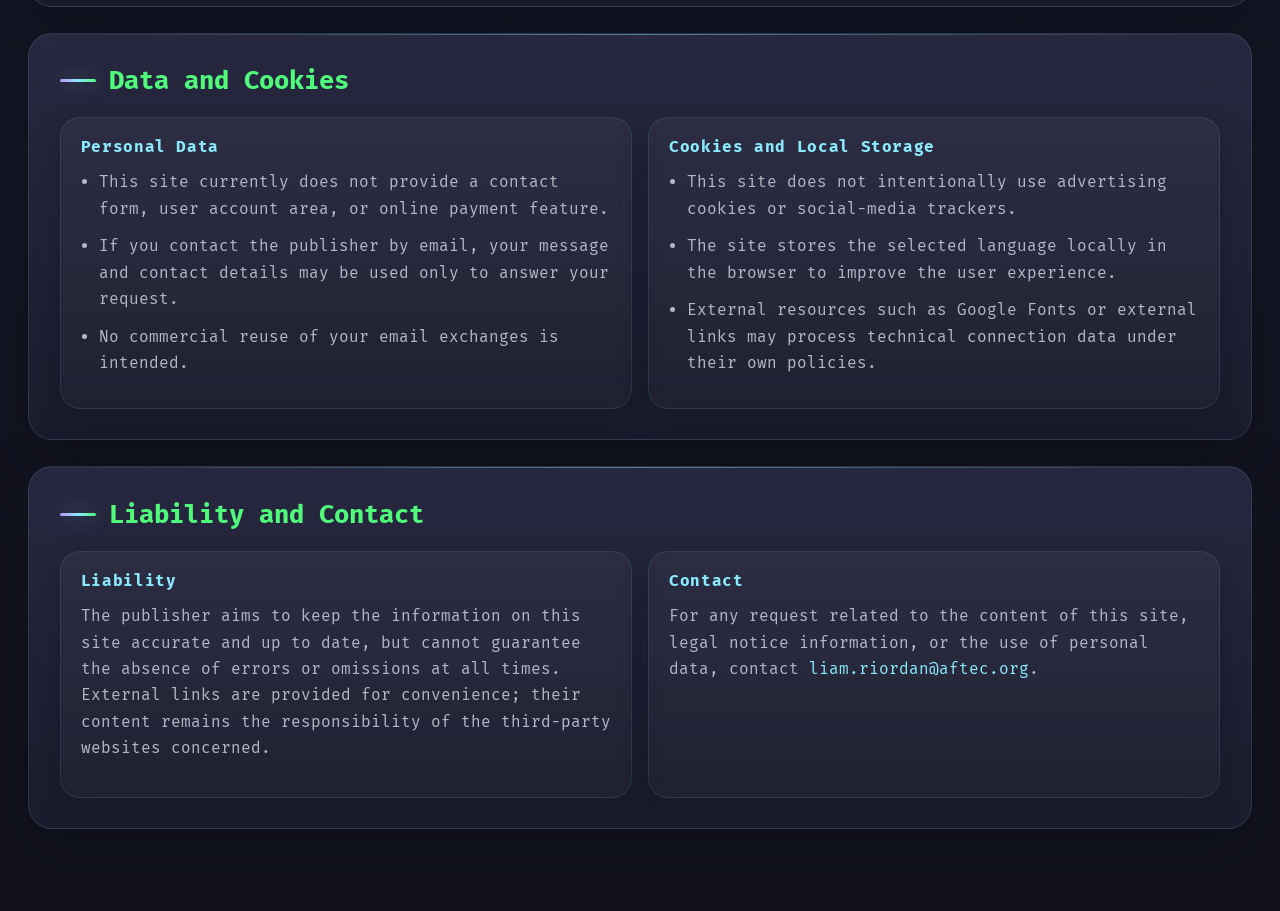
<file: mentions-legales.html>
<!DOCTYPE html>
<html lang="en">

<head>
  <meta charset="UTF-8" />
  <meta name="viewport" content="width=device-width, initial-scale=1" />
  <title>Liam Riordan | Legal Notice</title>
  <link href="https://fonts.googleapis.com/css?family=Fira+Mono:400,700&display=swap" rel="stylesheet" />
  <link rel="stylesheet" href="style.css" />
</head>

<body>
  <div class="language-switcher-container">
    <button id="btn-en" aria-label="Switch to English">English</button>
    <button id="btn-fr" aria-label="Switch to French">Francais</button>
  </div>

  <header class="fade-in-element">
    <div class="header-content">
      <div class="legal-top-links">
        <a href="Portfolio.html" class="lang-en">Back to Portfolio</a>
        <a href="Portfolio.html" class="lang-fr" style="display:none;">Retour au Portfolio</a>
      </div>
      <h1 class="lang-en">Legal Notice</h1>
      <h1 class="lang-fr" style="display:none;">Mentions Legales</h1>
      <p class="lang-en">Legal notice page for the portfolio website of Liam Riordan.</p>
      <p class="lang-fr" style="display:none;">Page de mentions legales du portfolio de Liam Riordan.</p>
      <p class="legal-meta lang-en">Last updated: March 30, 2026</p>
      <p class="legal-meta lang-fr" style="display:none;">Derniere mise a jour : 30 mars 2026</p>
    </div>
  </header>

  <section class="fade-in-element">
    <h2 class="lang-en">Publisher</h2>
    <h2 class="lang-fr" style="display:none;">Editeur</h2>

    <div class="legal-grid lang-en">
      <article class="legal-card">
        <h3>Website Publisher</h3>
        <ul class="legal-list">
          <li><strong>Name:</strong> Liam Riordan</li>
          <li><strong>Website:</strong> Personal portfolio website</li>
          <li><strong>Purpose:</strong> Present education, experience, projects, certifications, and technical profile</li>
          <li><strong>Email:</strong> <a href="mailto:liam.riordan@aftec.org">liam.riordan@aftec.org</a></li>
          <li><strong>GitHub:</strong> <a href="https://github.com/ArmpitWeasel" target="_blank" rel="noopener noreferrer">github.com/ArmpitWeasel</a></li>
        </ul>
      </article>
      <article class="legal-card">
        <h3>Publication Director</h3>
        <ul class="legal-list">
          <li><strong>Director of publication:</strong> Liam Riordan</li>
          <li><strong>Status:</strong> Personal / professional portfolio</li>
          <li><strong>Public contact:</strong> Email only</li>
          <li><strong>Postal address:</strong> Not published on this site</li>
          <li><strong>Telephone:</strong> Not published on this site</li>
        </ul>
      </article>
    </div>

    <div class="legal-grid lang-fr" style="display:none;">
      <article class="legal-card">
        <h3>Editeur du Site</h3>
        <ul class="legal-list">
          <li><strong>Nom :</strong> Liam Riordan</li>
          <li><strong>Site :</strong> Portfolio personnel</li>
          <li><strong>Objet :</strong> Presenter la formation, l'experience, les projets, les certifications et le profil technique</li>
          <li><strong>Email :</strong> <a href="mailto:liam.riordan@aftec.org">liam.riordan@aftec.org</a></li>
          <li><strong>GitHub :</strong> <a href="https://github.com/ArmpitWeasel" target="_blank" rel="noopener noreferrer">github.com/ArmpitWeasel</a></li>
        </ul>
      </article>
      <article class="legal-card">
        <h3>Directeur de la Publication</h3>
        <ul class="legal-list">
          <li><strong>Directeur de la publication :</strong> Liam Riordan</li>
          <li><strong>Statut :</strong> Portfolio personnel / professionnel</li>
          <li><strong>Contact public :</strong> Email uniquement</li>
          <li><strong>Adresse postale :</strong> Non publiee sur ce site</li>
          <li><strong>Telephone :</strong> Non publie sur ce site</li>
        </ul>
      </article>
    </div>
  </section>

  <section class="fade-in-element">
    <h2 class="lang-en">Hosting</h2>
    <h2 class="lang-fr" style="display:none;">Hebergement</h2>

    <div class="legal-grid legal-grid-single lang-en">
      <article class="legal-card">
        <h3>Hosting Provider</h3>
        <ul class="legal-list">
          <li><strong>Name:</strong> GitHub Pages</li>
          <li><strong>Company name:</strong> GitHub, Inc.</li>
          <li><strong>Postal address:</strong> 88 Colin P. Kelly Jr. St., San Francisco, CA 94107, United States</li>
          <li><strong>Support:</strong> <a href="https://support.github.com/" target="_blank" rel="noopener noreferrer">support.github.com</a></li>
          <li><strong>Telephone:</strong> No public support phone listed in the official GitHub documentation reviewed.</li>
        </ul>
      </article>
    </div>

    <div class="legal-grid legal-grid-single lang-fr" style="display:none;">
      <article class="legal-card">
        <h3>Hebergeur</h3>
        <ul class="legal-list">
          <li><strong>Nom :</strong> GitHub Pages</li>
          <li><strong>Raison sociale :</strong> GitHub, Inc.</li>
          <li><strong>Adresse postale :</strong> 88 Colin P. Kelly Jr. St., San Francisco, CA 94107, Etats-Unis</li>
          <li><strong>Support :</strong> <a href="https://support.github.com/" target="_blank" rel="noopener noreferrer">support.github.com</a></li>
          <li><strong>Telephone :</strong> Aucun numero public de support n'est indique dans la documentation officielle GitHub consultee.</li>
        </ul>
      </article>
    </div>
  </section>

  <section class="fade-in-element">
    <h2 class="lang-en">Intellectual Property</h2>
    <h2 class="lang-fr" style="display:none;">Propriete Intellectuelle</h2>

    <div class="legal-grid lang-en">
      <article class="legal-card">
        <h3>Original Content</h3>
        <p>Unless otherwise stated, the original text, page structure, and portfolio presentation are created for Liam Riordan's personal website.</p>
      </article>
      <article class="legal-card">
        <h3>Third-party Content</h3>
        <p>Brand names, logos, certificates, product names, and external media remain the property of their respective owners. Any reuse of third-party content should respect the applicable rights and source conditions.</p>
      </article>
    </div>

    <div class="legal-grid lang-fr" style="display:none;">
      <article class="legal-card">
        <h3>Contenus Originaux</h3>
        <p>Sauf mention contraire, les textes originaux, la structure des pages et la presentation du portfolio sont realises pour le site personnel de Liam Riordan.</p>
      </article>
      <article class="legal-card">
        <h3>Contenus Tiers</h3>
        <p>Les noms de marque, logos, certifications, noms de produits et medias externes restent la propriete de leurs titulaires respectifs. Toute reutilisation de contenus tiers doit respecter les droits applicables et les conditions de source.</p>
      </article>
    </div>
  </section>

  <section class="fade-in-element">
    <h2 class="lang-en">Data and Cookies</h2>
    <h2 class="lang-fr" style="display:none;">Donnees et Cookies</h2>

    <div class="legal-grid lang-en">
      <article class="legal-card">
        <h3>Personal Data</h3>
        <ul class="legal-list">
          <li>This site currently does not provide a contact form, user account area, or online payment feature.</li>
          <li>If you contact the publisher by email, your message and contact details may be used only to answer your request.</li>
          <li>No commercial reuse of your email exchanges is intended.</li>
        </ul>
      </article>
      <article class="legal-card">
        <h3>Cookies and Local Storage</h3>
        <ul class="legal-list">
          <li>This site does not intentionally use advertising cookies or social-media trackers.</li>
          <li>The site stores the selected language locally in the browser to improve the user experience.</li>
          <li>External resources such as Google Fonts or external links may process technical connection data under their own policies.</li>
        </ul>
      </article>
    </div>

    <div class="legal-grid lang-fr" style="display:none;">
      <article class="legal-card">
        <h3>Donnees Personnelles</h3>
        <ul class="legal-list">
          <li>Ce site ne propose actuellement ni formulaire de contact, ni espace utilisateur, ni fonctionnalite de paiement en ligne.</li>
          <li>Si vous contactez l'editeur par email, votre message et vos coordonnees peuvent etre utilises uniquement pour repondre a votre demande.</li>
          <li>Aucune reutilisation commerciale de vos echanges par email n'est prevue.</li>
        </ul>
      </article>
      <article class="legal-card">
        <h3>Cookies et Stockage Local</h3>
        <ul class="legal-list">
          <li>Ce site n'utilise pas volontairement de cookies publicitaires ni de traceurs reseaux sociaux.</li>
          <li>Le site memorise la langue choisie localement dans le navigateur afin d'ameliorer l'experience utilisateur.</li>
          <li>Des ressources externes comme Google Fonts ou des liens sortants peuvent traiter des donnees techniques de connexion selon leurs propres politiques.</li>
        </ul>
      </article>
    </div>
  </section>

  <section class="fade-in-element">
    <h2 class="lang-en">Liability and Contact</h2>
    <h2 class="lang-fr" style="display:none;">Responsabilite et Contact</h2>

    <div class="legal-grid lang-en">
      <article class="legal-card">
        <h3>Liability</h3>
        <p>The publisher aims to keep the information on this site accurate and up to date, but cannot guarantee the absence of errors or omissions at all times. External links are provided for convenience; their content remains the responsibility of the third-party websites concerned.</p>
      </article>
      <article class="legal-card">
        <h3>Contact</h3>
        <p>For any request related to the content of this site, legal notice information, or the use of personal data, contact <a href="mailto:liam.riordan@aftec.org">liam.riordan@aftec.org</a>.</p>
      </article>
    </div>

    <div class="legal-grid lang-fr" style="display:none;">
      <article class="legal-card">
        <h3>Responsabilite</h3>
        <p>L'editeur s'efforce de maintenir les informations du site exactes et a jour, sans pouvoir garantir l'absence totale d'erreurs ou d'omissions. Les liens externes sont proposes a titre pratique ; leur contenu releve de la responsabilite des sites tiers concernes.</p>
      </article>
      <article class="legal-card">
        <h3>Contact</h3>
        <p>Pour toute demande liee au contenu du site, aux mentions legales ou a l'utilisation de donnees personnelles, contactez <a href="mailto:liam.riordan@aftec.org">liam.riordan@aftec.org</a>.</p>
      </article>
    </div>
  </section>

  <script>
    const observerOptions = {
      threshold: 0.1,
      rootMargin: '0px 0px -50px 0px'
    };

    const observer = new IntersectionObserver((entries) => {
      entries.forEach((entry) => {
        if (entry.isIntersecting) {
          entry.target.classList.add('visible');
          observer.unobserve(entry.target);
        }
      });
    }, observerOptions);

    document.addEventListener('DOMContentLoaded', () => {
      const fadeElements = document.querySelectorAll('.fade-in-element');
      fadeElements.forEach((element) => {
        observer.observe(element);
      });

      const btnEn = document.getElementById('btn-en');
      const btnFr = document.getElementById('btn-fr');

      function setLanguage(lang) {
        const enElements = document.querySelectorAll('.lang-en');
        const frElements = document.querySelectorAll('.lang-fr');

        if (lang === 'en') {
          enElements.forEach((el) => el.style.display = '');
          frElements.forEach((el) => el.style.display = 'none');
          document.documentElement.lang = 'en';
          localStorage.setItem('preferredLanguage', 'en');
        } else {
          enElements.forEach((el) => el.style.display = 'none');
          frElements.forEach((el) => el.style.display = '');
          document.documentElement.lang = 'fr';
          localStorage.setItem('preferredLanguage', 'fr');
        }
      }

      btnEn.addEventListener('click', () => setLanguage('en'));
      btnFr.addEventListener('click', () => setLanguage('fr'));

      const preferredLanguage = localStorage.getItem('preferredLanguage') || 'en';
      setLanguage(preferredLanguage);
    });
  </script>
</body>

</html>
</file>
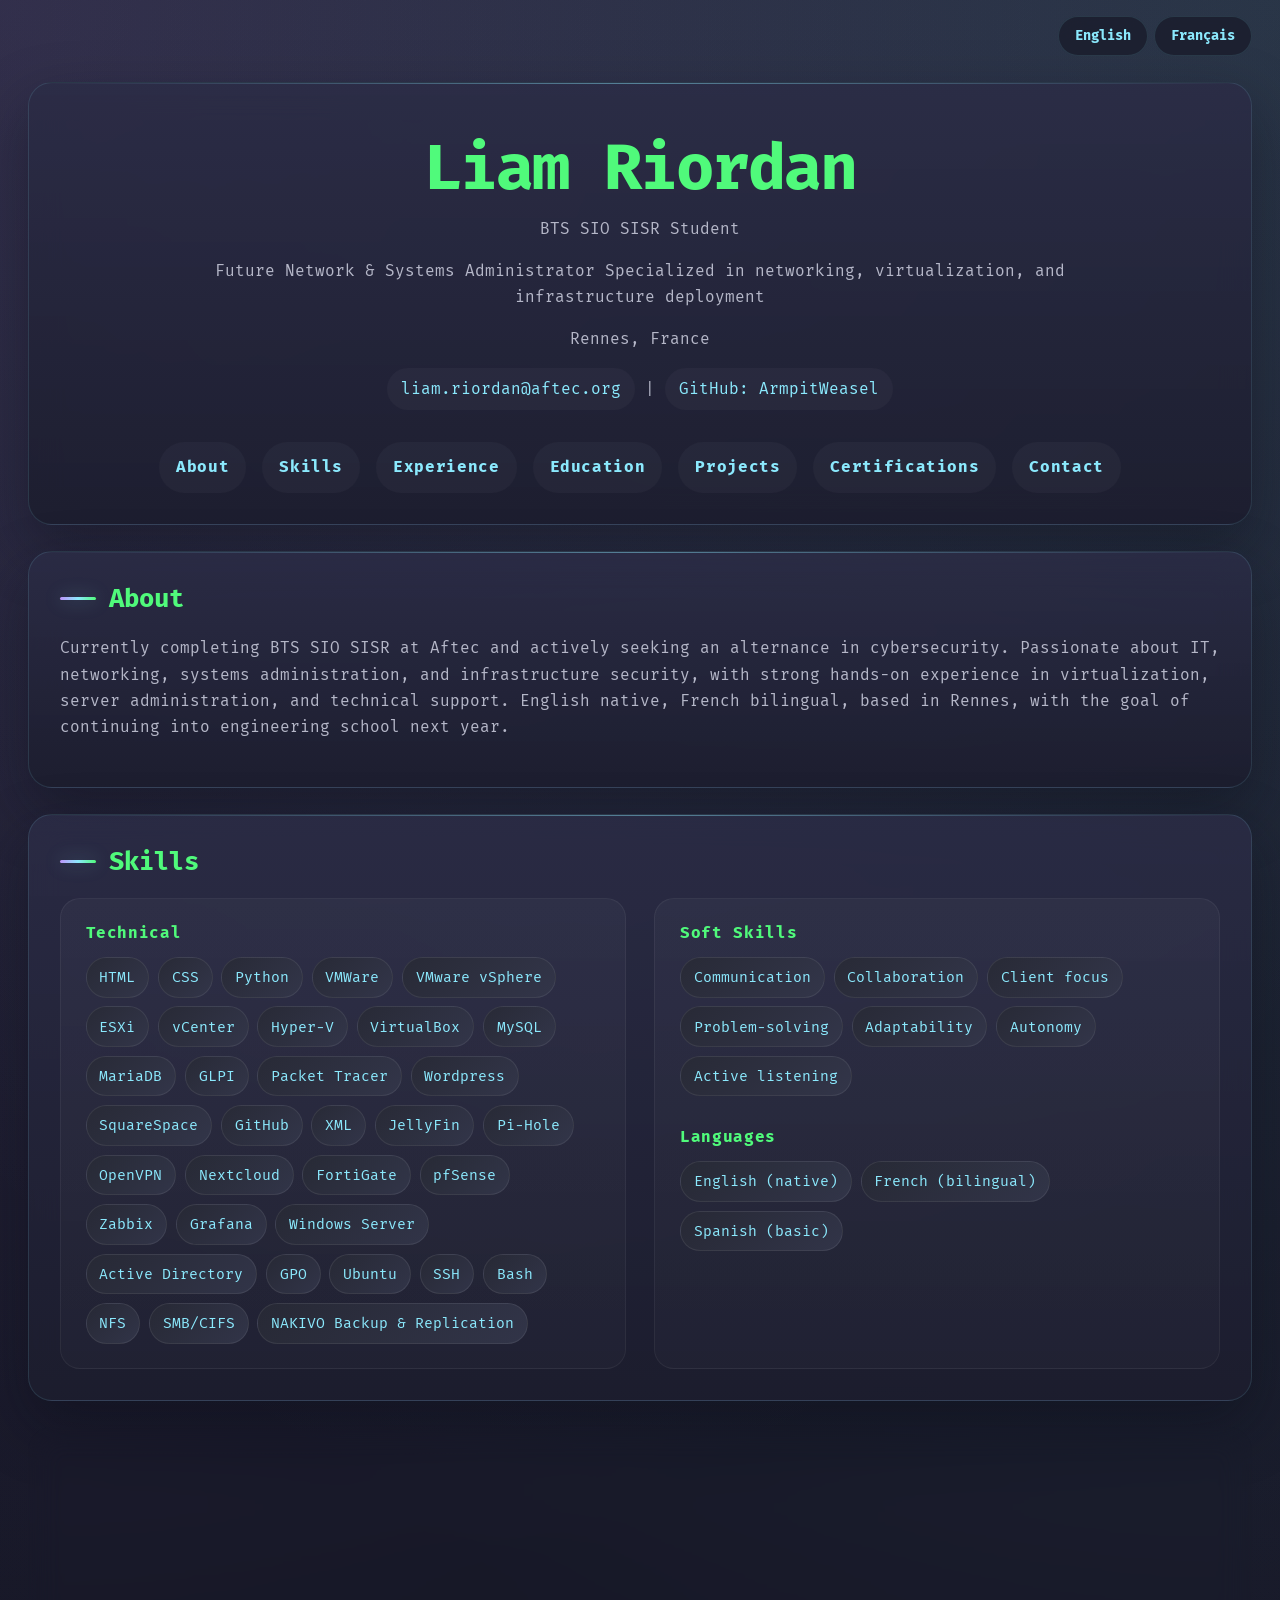
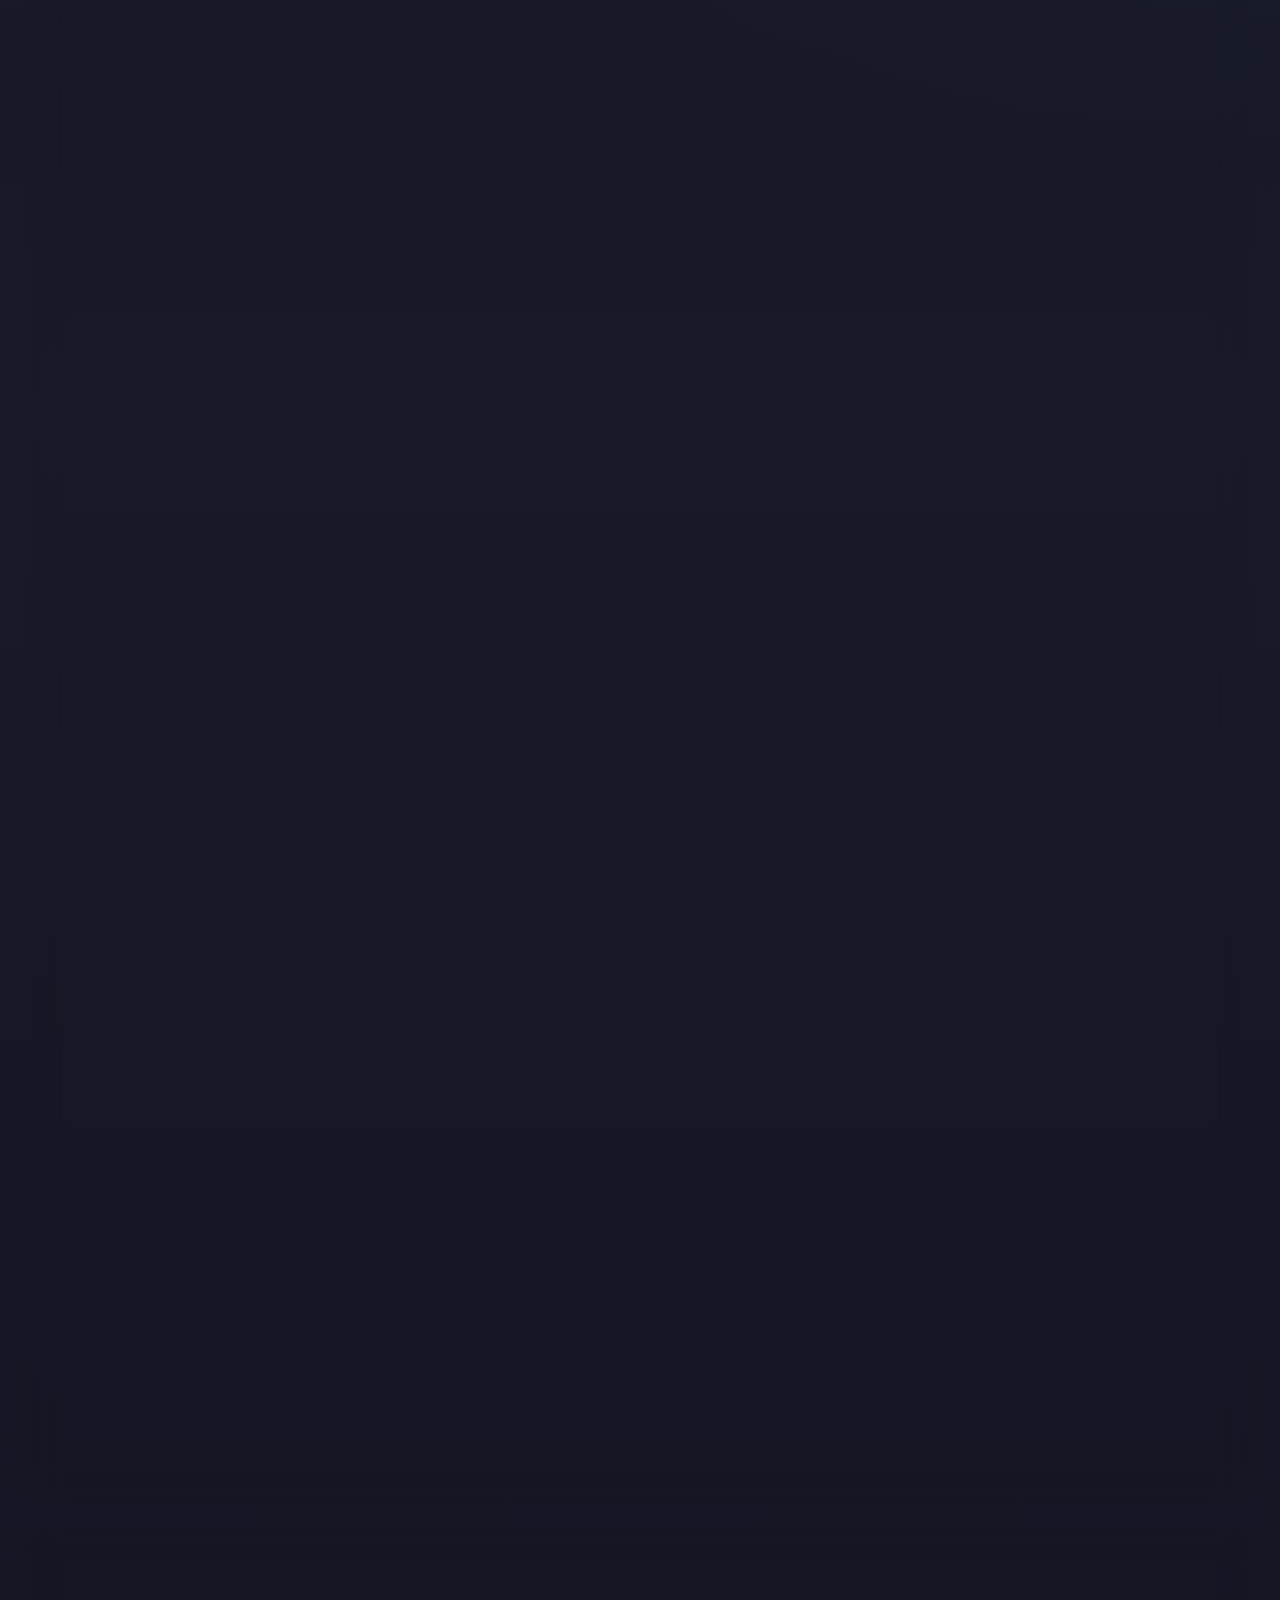
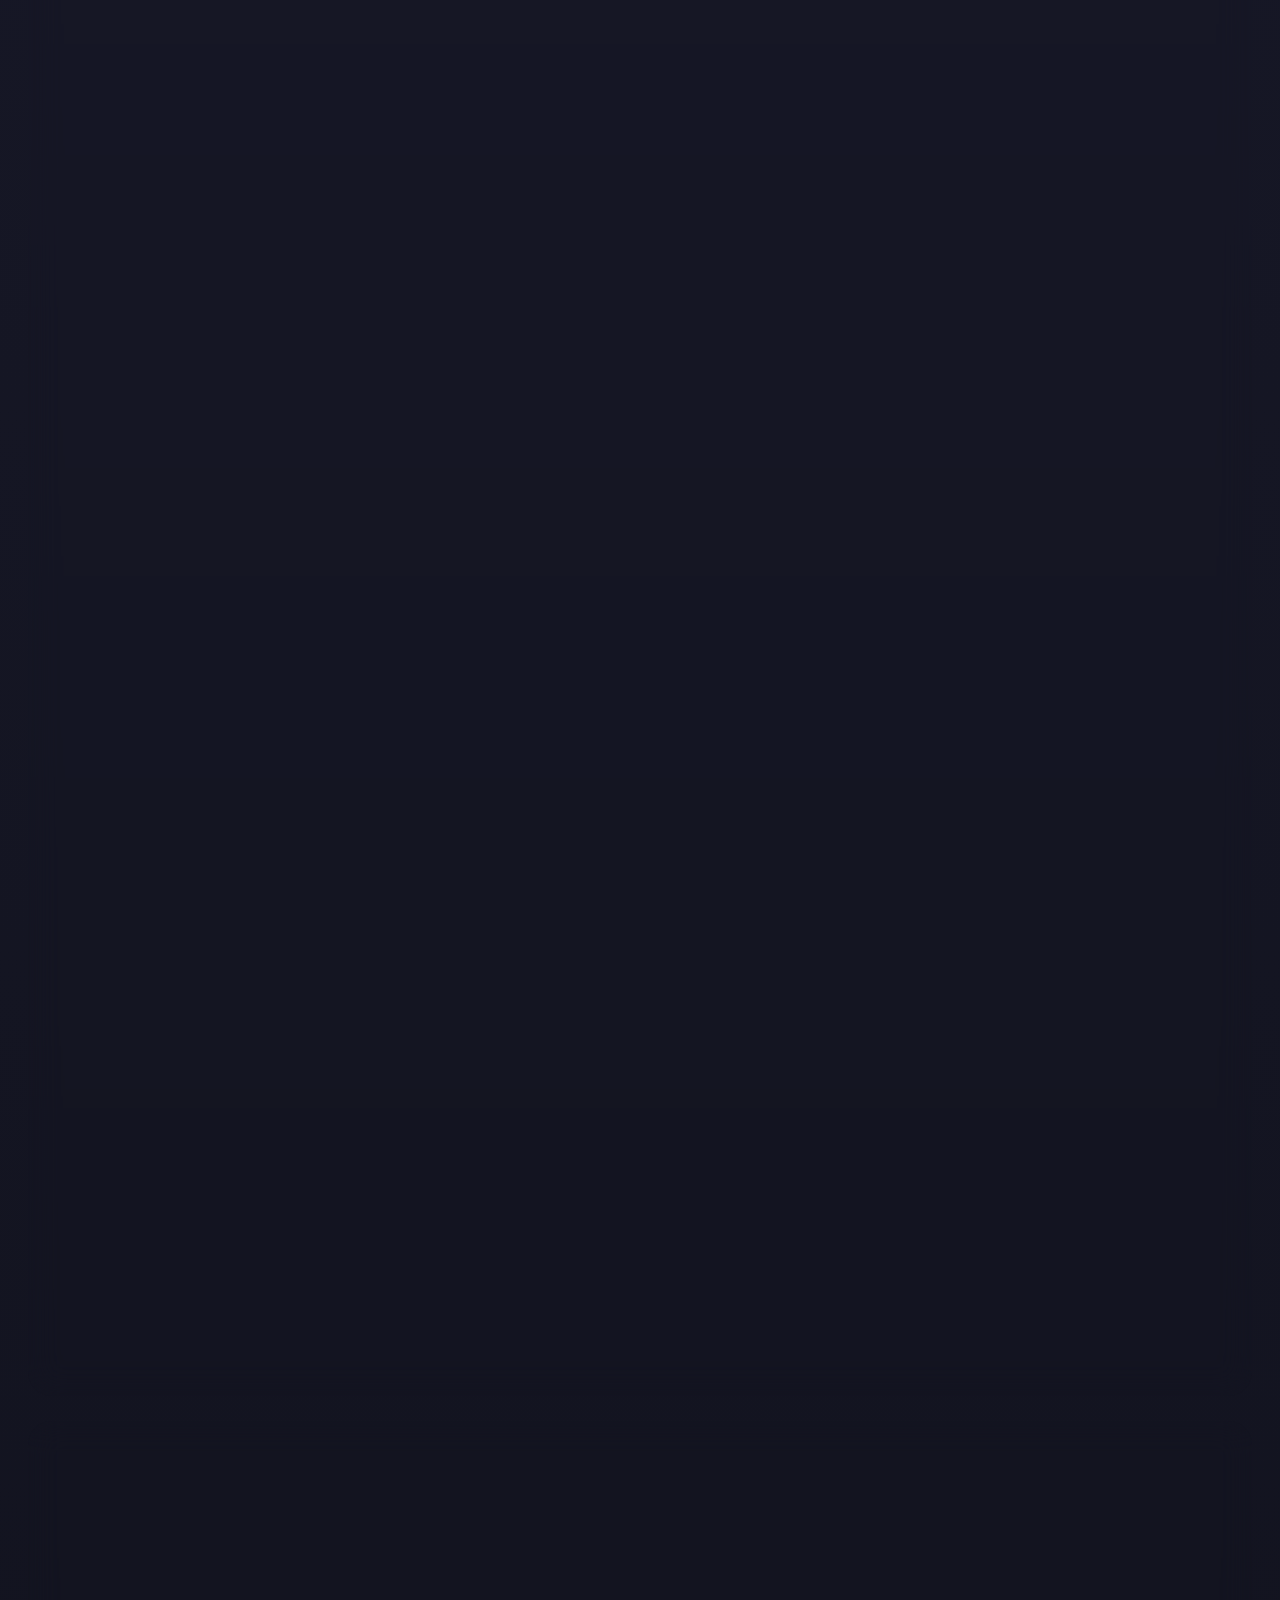
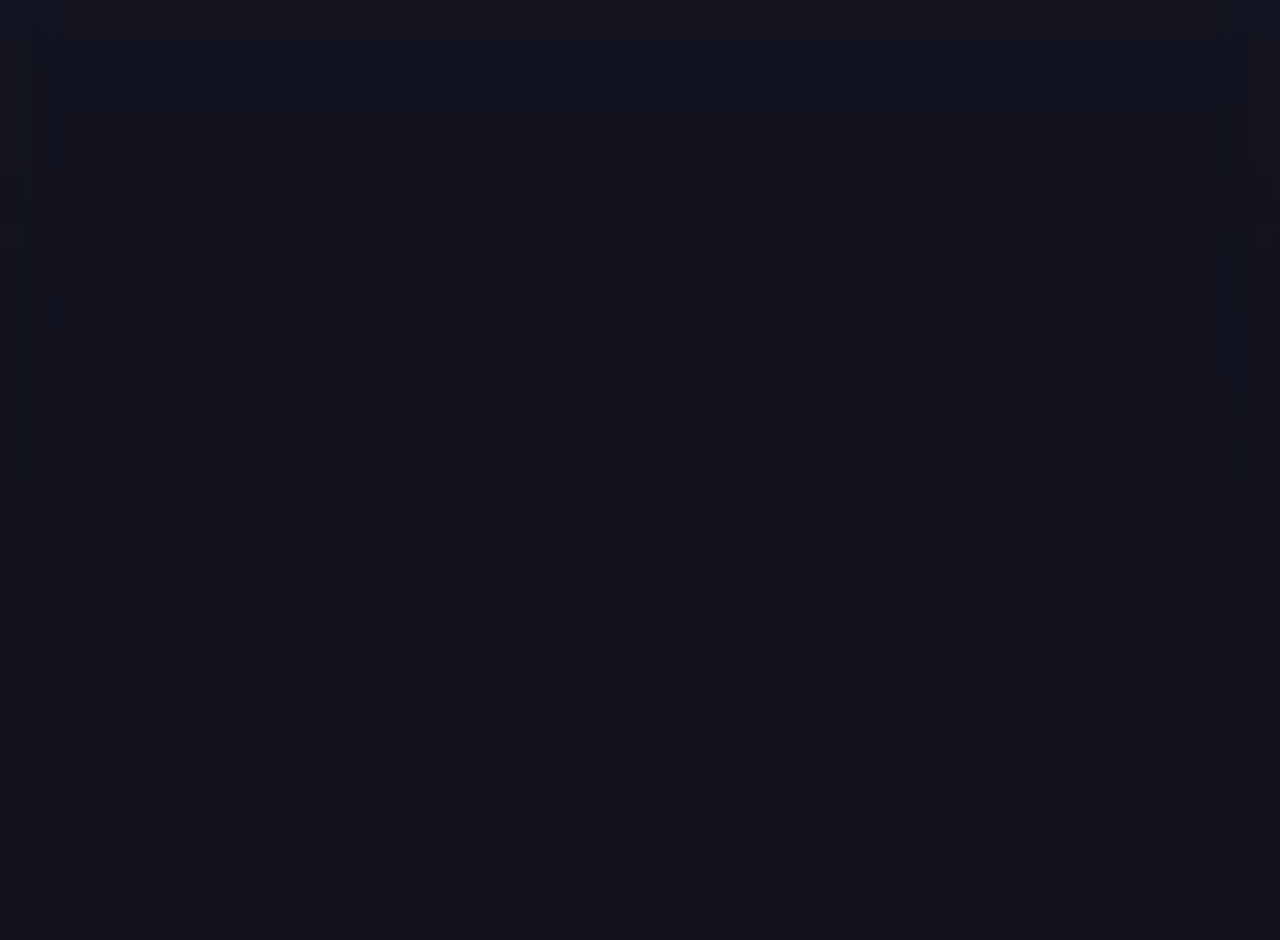
<file: Portfolio.html>
<!DOCTYPE html>
<html lang="en">

<head>
  <meta charset="UTF-8" />
  <meta name="viewport" content="width=device-width, initial-scale=1" />
  <title>Liam Riordan | IT Technician Portfolio</title>
  <link href="https://fonts.googleapis.com/css?family=Fira+Mono:400,700&display=swap" rel="stylesheet" />
  <link rel="stylesheet" href="style.css" />
</head>

<body>
  <div class="language-switcher-container">
    <button id="btn-en" aria-label="Switch to English">English</button>
    <button id="btn-fr" aria-label="Switch to French">Français</button>
  </div>
  <!-- Header Section -->
  <header class="fade-in-element">
    <div class="header-content">
      <h1>Liam Riordan</h1>
      <p>BTS SIO SISR Student </p>  
      <p>Future Network & Systems Administrator Specialized in networking, virtualization, and infrastructure deployment</p>
      <p>Rennes, France</p>
      <div class="contact-links">
        <a href="mailto:liam.riordan@aftec.org">liam.riordan@aftec.org</a>
        <span>|</span>
        <a href="https://github.com/ArmpitWeasel" target="_blank" rel="noopener noreferrer">GitHub: ArmpitWeasel</a>
      </div>
    </div>
    <nav>
      <a href="#about" class="lang-en">About</a>
      <a href="#about" class="lang-fr" style="display:none;">À propos</a>
      <a href="#skills" class="lang-en">Skills</a>
      <a href="#skills" class="lang-fr" style="display:none;">Compétences</a>
      <a href="#experience" class="lang-en">Experience</a>
      <a href="#experience" class="lang-fr" style="display:none;">Expérience</a>
      <a href="#education" class="lang-en">Education</a>
      <a href="#education" class="lang-fr" style="display:none;">Formation</a>
      <a href="#projects" class="lang-en">Projects</a>
      <a href="#projects" class="lang-fr" style="display:none;">Projets</a>
      <a href="#certifications" class="lang-en">Certifications</a>
      <a href="#certifications" class="lang-fr" style="display:none;">Certifications</a>
      <a href="#contact" class="lang-en">Contact</a>
      <a href="#contact" class="lang-fr" style="display:none;">Contact</a>
    </nav>
  </header>

  <!-- About Section -->
  <section id="about" class="fade-in-element">
    <h2 class="lang-en">About</h2>
    <h2 class="lang-fr" style="display:none;">À propos</h2>
    <p class="lang-en">
      Currently completing BTS SIO SISR at Aftec and actively seeking an alternance in cybersecurity. Passionate about
      IT, networking, systems administration, and infrastructure security, with strong hands-on experience in
      virtualization, server administration, and technical support. English native, French bilingual, based in Rennes,
      with the goal of continuing into engineering school next year.
    </p>
    <p class="lang-fr" style="display:none;">
      Actuellement en fin de BTS SIO SISR à Aftec, je recherche activement une alternance en cybersécurité. Passionné
      par l'informatique, les réseaux, l'administration systèmes et la sécurisation des infrastructures, avec une
      solide expérience pratique en virtualisation, administration serveur et support technique. Anglais natif,
      français bilingue, basé à Rennes, avec pour objectif de poursuivre en école d'ingénieurs l'année prochaine.
    </p>
  </section>

  <!-- Skills Section -->
  <section id="skills" class="fade-in-element">
    <h2 class="lang-en">Skills</h2>
    <h2 class="lang-fr" style="display:none;">Compétences</h2>
    <div class="row">
      <div class="col">
        <h3 class="lang-en">Technical</h3>
        <h3 class="lang-fr" style="display:none;">Techniques</h3>
        <div class="skill-tags lang-en">
          <span>HTML</span>
          <span>CSS</span>
          <span>Python</span>
          <span>VMWare</span>
          <span>VMware vSphere</span>
          <span>ESXi</span>
          <span>vCenter</span>
          <span>Hyper-V</span>
          <span>VirtualBox</span>
          <span>MySQL</span>
          <span>MariaDB</span>
          <span>GLPI</span>
          <span>Packet Tracer</span>
          <span>Wordpress</span>
          <span>SquareSpace</span>
          <span>GitHub</span>
          <span>XML</span>
          <span>JellyFin</span>
          <span>Pi-Hole</span>
          <span>OpenVPN</span>
          <span>Nextcloud</span>
          <span>FortiGate</span>
          <span>pfSense</span>
          <span>Zabbix</span>
          <span>Grafana</span>
          <span>Windows Server</span>
          <span>Active Directory</span>
          <span>GPO</span>
          <span>Ubuntu</span>
          <span>SSH</span>
          <span>Bash</span>
          <span>NFS</span>
          <span>SMB/CIFS</span>
          <span>NAKIVO Backup & Replication</span>
        </div>
        <div class="skill-tags lang-fr" style="display:none;">
          <span>HTML</span>
          <span>CSS</span>
          <span>Python</span>
          <span>VMWare</span>
          <span>VMware vSphere</span>
          <span>ESXi</span>
          <span>vCenter</span>
          <span>Hyper-V</span>
          <span>VirtualBox</span>
          <span>MySQL</span>
          <span>MariaDB</span>
          <span>GLPI</span>
          <span>Packet Tracer</span>
          <span>Wordpress</span>
          <span>SquareSpace</span>
          <span>GitHub</span>
          <span>XML</span>
          <span>JellyFin</span>
          <span>Pi-Hole</span>
          <span>OpenVPN</span>
          <span>Nextcloud</span>
          <span>FortiGate</span>
          <span>pfSense</span>
          <span>Zabbix</span>
          <span>Grafana</span>
          <span>Windows Server</span>
          <span>Active Directory</span>
          <span>GPO</span>
          <span>Ubuntu</span>
          <span>SSH</span>
          <span>Bash</span>
          <span>NFS</span>
          <span>SMB/CIFS</span>
          <span>NAKIVO Backup & Replication</span>
        </div>
      </div>
      <div class="col">
        <h3 class="lang-en">Soft Skills</h3>
        <h3 class="lang-fr" style="display:none;">Compétences Douces</h3>
        <div class="soft-skill-tags lang-en">
          <span>Communication</span>
          <span>Collaboration</span>
          <span>Client focus</span>
          <span>Problem-solving</span>
          <span>Adaptability</span>
          <span>Autonomy</span>
          <span>Active listening</span>
        </div>
        <div class="soft-skill-tags lang-fr" style="display:none;">
          <span>Communication</span>
          <span>Collaboration</span>
          <span>Orientation client</span>
          <span>Résolution de problèmes</span>
          <span>Adaptabilité</span>
          <span>Autonomie</span>
          <span>Écoute active</span>
        </div>
        <h3 class="lang-en">Languages</h3>
        <h3 class="lang-fr" style="display:none;">Langues</h3>
        <div class="language-tags lang-en">
          <span>English (native)</span>
          <span>French (bilingual)</span>
          <span>Spanish (basic)</span>
        </div>
        <div class="language-tags lang-fr" style="display:none;">
          <span>Anglais (natif)</span>
          <span>Français (bilingue)</span>
          <span>Espagnol (basique)</span>
        </div>
      </div>
    </div>
  </section>

  <!-- Experience Section -->
  <section id="experience" class="fade-in-element">
    <h2 class="lang-en">Experience</h2>
    <h2 class="lang-fr" style="display:none;">Experience</h2>
    <div class="education-timeline lang-en">
      <div class="education-item">
        <div class="education-period multi-period">
          <span>Jun-Aug 2025</span>
          <span>Jan-Feb 2026</span>
        </div>
        <div class="education-content">
          <p class="education-school">Tech Support Intern, La Metairie & Cottages</p>
          <p>Deployed a network extension to holiday homes and helped prepare office IT equipment for use.</p>
          <p>Supported website follow-up in SquareSpace and handled ticket tracking and incident management on the IT park.</p>
          <p>Returned on a second contract in January-February 2026 to continue infrastructure follow-up, website support, and day-to-day IT assistance.</p>
        </div>
      </div>
      <div class="education-item">
        <div class="education-period">2017-2025</div>
        <div class="education-content">
          <p class="education-school">Conseiller clientele, La Metairie & Cottages</p>
          <p>Managed reservations, customer follow-up, and complaint resolution for an international client base.</p>
          <p>Delivered service in French, English, and Spanish while helping improve repeat bookings through responsive support.</p>
        </div>
      </div>
      <div class="education-item">
        <div class="education-period">2022-2023</div>
        <div class="education-content">
          <p class="education-school">Assistant Directeur des Operations, Les Bergeronnettes</p>
          <p>Supported daily operational management, planning, and performance reporting.</p>
          <p>Analyzed existing processes and helped implement improvements that increased efficiency and reduced operational costs.</p>
        </div>
      </div>
      <div class="education-item">
        <div class="education-period">2020-2022</div>
        <div class="education-content">
          <p class="education-school">Freelance BTP (independent)</p>
          <p>Managed construction/renovation projects end-to-end</p>
        </div>
      </div>
    </div>
    <div class="education-timeline lang-fr" style="display:none;">
      <div class="education-item">
        <div class="education-period multi-period">
          <span>Juin-Aout 2025</span>
          <span>Janv-Fevr 2026</span>
        </div>
        <div class="education-content">
          <p class="education-school">Stagiaire Support Technique, La Metairie & Cottages</p>
          <p>Mise en place d'une extension de reseau vers les maisons de vacances et preparation des equipements informatiques des bureaux.</p>
          <p>Suivi du developpement du site web sur SquareSpace et gestion des tickets ainsi que des incidents du parc informatique.</p>
          <p>Retour en contrat en janvier-fevrier 2026 pour poursuivre le suivi de l'infrastructure, du site web et du support informatique quotidien.</p>
        </div>
      </div>
      <div class="education-item">
        <div class="education-period">2017-2025</div>
        <div class="education-content">
          <p class="education-school">Conseiller clientele, La Metairie & Cottages</p>
          <p>Gestion des reservations, du suivi client et de la resolution des reclamations pour une clientele internationale.</p>
          <p>Service client en francais, anglais et espagnol, avec fidelisation grace a un accompagnement reactif et personnalise.</p>
        </div>
      </div>
      <div class="education-item">
        <div class="education-period">2022-2023</div>
        <div class="education-content">
          <p class="education-school">Assistant Directeur des Operations, Les Bergeronnettes</p>
          <p>Soutien a la gestion operationnelle quotidienne, a la planification et au reporting des performances.</p>
          <p>Analyse des processus existants et mise en place d'ameliorations pour gagner en efficacite et reduire les couts operationnels.</p>
        </div>
      </div>
      <div class="education-item">
        <div class="education-period">2020-2022</div>
        <div class="education-content">
          <p class="education-school">Freelance BTP (independant)</p>
          <p>Gere des projets de construction/renovation de A a Z</p>
        </div>
      </div>
    </div>
  </section>
  <script>
    function toggleJobInfo(event) {
      const button = event.currentTarget;
      const descId = button.getAttribute('aria-controls');
      const desc = document.getElementById(descId);
      if (desc.style.display === 'none') {
        desc.style.display = 'block';
        button.setAttribute('aria-expanded', 'true');
      } else {
        desc.style.display = 'none';
        button.setAttribute('aria-expanded', 'false');
      }
    }
  </script>

  <!-- Education Section -->
  <section id="education" class="fade-in-element">
    <h2 class="lang-en">Education</h2>
    <h2 class="lang-fr" style="display:none;">Formation</h2>
    <div class="education-timeline lang-en">
      <div class="education-item">
        <div class="education-period">2024–2026</div>
        <div class="education-content">
          <h3>BTS Services Informatique aux Organisations (SIO SISR)</h3>
          <p class="education-school">Aftec, Rennes</p>
          <p class="education-description">Currently enrolled • Systems and Network Infrastructure</p>
        </div>
      </div>
      <div class="education-item">
        <div class="education-period">2021–2023</div>
        <div class="education-content">
          <h3>BTS Management Commerciale Opérationnel (MCO)</h3>
          <p class="education-school">Comnicia</p>
          <p class="education-description">Commercial Operations Management</p>
        </div>
      </div>
      <div class="education-item">
        <div class="education-period">2018–2019</div>
        <div class="education-content">
          <h3>L1 Licence Informatique</h3>
          <p class="education-school">Université de Bretagne Occidentale</p>
          <p class="education-description">Computer Science Foundation</p>
        </div>
      </div>
      <div class="education-item">
        <div class="education-period">2016–2018</div>
        <div class="education-content">
          <h3>BAC STMG</h3>
          <p class="education-description">Secondary diploma in management and business studies</p>
        </div>
      </div>
    </div>
    <div class="education-timeline lang-fr" style="display:none;">
      <div class="education-item">
        <div class="education-period">2024–2026</div>
        <div class="education-content">
          <h3>BTS Services Informatiques aux Organisations (SIO SISR)</h3>
          <p class="education-school">Aftec, Rennes</p>
          <p class="education-description">Actuellement inscrit • Systèmes et Infrastructure Réseau</p>
        </div>
      </div>
      <div class="education-item">
        <div class="education-period">2021–2023</div>
        <div class="education-content">
          <h3>BTS Management Commercial Opérationnel (MCO)</h3>
          <p class="education-school">Comnicia</p>
          <p class="education-description">Gestion des opérations commerciales</p>
        </div>
      </div>
      <div class="education-item">
        <div class="education-period">2018–2019</div>
        <div class="education-content">
          <h3>L1 Licence Informatique</h3>
          <p class="education-school">Université de Bretagne Occidentale</p>
          <p class="education-description">Fondamentaux en informatique</p>
        </div>
      </div>
      <div class="education-item">
        <div class="education-period">2016–2018</div>
        <div class="education-content">
          <h3>BAC STMG</h3>
          <p class="education-description">Baccalauréat sciences et technologies du management et de la gestion</p>
        </div>
      </div>
    </div>
  </section>

  <!-- Projects Section -->
  <section id="projects" class="fade-in-element">
    <h2 class="lang-en">Projects</h2>
    <h2 class="lang-fr" style="display:none;">Projets</h2>

    <div class="project-showcase lang-en">
      <p class="project-intro">
        Reconstructed from my BTS SIO E5 synthesis sheet to show the main professional realizations and the competency
        areas mobilized in each project.
      </p>
      <div class="project-table-wrapper">
        <h3>Personal Projects</h3>
        <div class="personal-projects">
          <article class="personal-project-card">
            <h4>TrueNAS Storage Server</h4>
            <p>Built a NAS with TrueNAS to centralize storage, improve file organization, and support backup and home lab usage.</p>
          </article>
          <article class="personal-project-card">
            <h4>Home Cinema System with Jellyfin</h4>
            <p>Set up a personal media platform with Jellyfin to stream films and series across devices on the home network.</p>
          </article>
          <article class="personal-project-card">
            <h4>Network-wide Pi-hole</h4>
            <p>Configured Pi-hole as a DNS-level ad blocker to filter unwanted traffic across the entire home network.</p>
          </article>
          <article class="personal-project-card">
            <h4>OpenVPN Remote Access</h4>
            <p>Deployed an OpenVPN service to securely access the home network remotely and reinforce personal network security.</p>
          </article>
        </div>
      </div>
      <div class="project-table-wrapper">
        <h3>E5 Matrix</h3>
        <div class="project-matrix-scroll">
          <table class="project-matrix">
            <thead>
              <tr>
                <th>Context</th>
                <th>Project</th>
                <th>IT Assets</th>
                <th>Support</th>
                <th>Online</th>
                <th>Project</th>
                <th>Service</th>
                <th>Professional Dev</th>
              </tr>
            </thead>
            <tbody>
              <tr class="matrix-group">
                <td colspan="8">Training Projects</td>
              </tr>
              <tr>
                <td>Training</td>
                <td>Personal portfolio website</td>
                <td></td><td></td><td>x</td><td></td><td></td><td>x</td>
              </tr>
              <tr>
                <td>Training</td>
                <td>Legal notices for website / portfolio</td>
                <td></td><td></td><td></td><td></td><td></td><td>x</td>
              </tr>
              <tr>
                <td>Training</td>
                <td>GPO deployment in an Active Directory domain</td>
                <td></td><td></td><td>x</td><td>x</td><td></td><td></td>
              </tr>
              <tr>
                <td>Training</td>
                <td>Multi-user Minecraft server setup and administration</td>
                <td>x</td><td>x</td><td></td><td></td><td>x</td><td></td>
              </tr>
              <tr>
                <td>Training</td>
                <td>pfSense firewall deployment and network security</td>
                <td>x</td><td></td><td></td><td>x</td><td>x</td><td></td>
              </tr>
              <tr>
                <td>Training</td>
                <td>Professional LinkedIn profile setup and optimization</td>
                <td>x</td><td></td><td></td><td></td><td>x</td><td></td>
              </tr>
              <tr>
                <td>Training</td>
                <td>GLPI incident and support request management</td>
                <td></td><td></td><td></td><td></td><td></td><td>x</td>
              </tr>
              <tr>
                <td>Training</td>
                <td>Secure VPN service with FortiGate</td>
                <td>x</td><td></td><td></td><td>x</td><td>x</td><td></td>
              </tr>
              <tr>
                <td>Training</td>
                <td>NAS backup system deployment</td>
                <td>x</td><td></td><td></td><td>x</td><td>x</td><td></td>
              </tr>
              <tr>
                <td>Training</td>
                <td>Service monitoring with Zabbix and Grafana</td>
                <td>x</td><td>x</td><td></td><td>x</td><td>x</td><td></td>
              </tr>
              <tr>
                <td>Training</td>
                <td>Backup automation with Bacula and crontab</td>
                <td>x</td><td></td><td></td><td>x</td><td>x</td><td></td>
              </tr>
              <tr class="matrix-group">
                <td colspan="8">Professional Projects During First Year</td>
              </tr>
              <tr>
                <td>Work Experience</td>
                <td>Website implementation</td>
                <td></td><td></td><td>x</td><td>x</td><td>x</td><td></td>
              </tr>
              <tr>
                <td>Work Experience</td>
                <td>Technical incident follow-up and adjustments</td>
                <td></td><td>x</td><td></td><td></td><td>x</td><td></td>
              </tr>
              <tr class="matrix-group">
                <td colspan="8">Professional Projects During Second Year</td>
              </tr>
              <tr>
                <td>Work Experience</td>
                <td>Website maintenance, monitoring, and evolution</td>
                <td></td><td>x</td><td>x</td><td>x</td><td></td><td></td>
              </tr>
              <tr>
                <td>Work Experience</td>
                <td>New backup system deployment</td>
                <td>x</td><td></td><td></td><td>x</td><td>x</td><td></td>
              </tr>
              <tr>
                <td>Work Experience</td>
                <td>Technical incident follow-up and adjustments</td>
                <td></td><td>x</td><td></td><td></td><td>x</td><td></td>
              </tr>
            </tbody>
          </table>
        </div>
      </div>
    </div>

    <div class="project-showcase lang-fr" style="display:none;">
      <p class="project-intro">
        Reconstitution de mon tableau de synthèse E5 BTS SIO afin de présenter les réalisations professionnelles et
        les grands blocs de compétences mobilisés pour chacune.
      </p>
      <div class="project-table-wrapper">
        <h3>Projets Personnels</h3>
        <div class="personal-projects">
          <article class="personal-project-card">
            <h4>Serveur de Stockage TrueNAS</h4>
            <p>Mise en place d'un NAS avec TrueNAS pour centraliser le stockage, mieux organiser les fichiers et soutenir les sauvegardes du home lab.</p>
          </article>
          <article class="personal-project-card">
            <h4>Système Home Cinema avec Jellyfin</h4>
            <p>Création d'une plateforme multimédia personnelle avec Jellyfin pour diffuser films et séries sur les appareils du réseau domestique.</p>
          </article>
          <article class="personal-project-card">
            <h4>Pi-hole sur Tout le Réseau</h4>
            <p>Configuration de Pi-hole comme bloqueur DNS pour filtrer les publicités et le trafic indésirable sur l'ensemble du réseau domestique.</p>
          </article>
          <article class="personal-project-card">
            <h4>Accès Distant avec OpenVPN</h4>
            <p>Déploiement d'un service OpenVPN afin d'accéder au réseau domestique à distance de manière sécurisée et de renforcer la sécurité personnelle.</p>
          </article>
        </div>
      </div>
      <div class="project-table-wrapper">
        <h3>Tableau E5 Reconstitué</h3>
        <div class="project-matrix-scroll">
          <table class="project-matrix">
            <thead>
              <tr>
                <th>Contexte</th>
                <th>Réalisation professionnelle</th>
                <th>Patrimoine</th>
                <th>Support</th>
                <th>Présence en ligne</th>
                <th>Mode projet</th>
                <th>Service</th>
                <th>Dév. pro</th>
              </tr>
            </thead>
            <tbody>
              <tr class="matrix-group">
                <td colspan="8">Réalisations en cours de formation</td>
              </tr>
              <tr>
                <td>Formation</td>
                <td>Création d'un portfolio personnel</td>
                <td></td><td></td><td>x</td><td></td><td></td><td>x</td>
              </tr>
              <tr>
                <td>Formation</td>
                <td>Mentions légales du site / portfolio</td>
                <td></td><td></td><td></td><td></td><td></td><td>x</td>
              </tr>
              <tr>
                <td>Formation</td>
                <td>Mise en place et déploiement de stratégies de groupe (GPO) dans un domaine Active Directory</td>
                <td></td><td></td><td>x</td><td>x</td><td></td><td></td>
              </tr>
              <tr>
                <td>Formation</td>
                <td>Mise en place et administration d’un serveur Minecraft multi-utilisateurs</td>
                <td>x</td><td>x</td><td></td><td></td><td>x</td><td></td>
              </tr>
              <tr>
                <td>Formation</td>
                <td>Mise en place et configuration d’un pare-feu pfSense pour la sécurisation du réseau</td>
                <td>x</td><td></td><td></td><td>x</td><td>x</td><td></td>
              </tr>
              <tr>
                <td>Formation</td>
                <td>Mise en place et optimisation d’un profil LinkedIn professionnel</td>
                <td>x</td><td></td><td></td><td></td><td>x</td><td></td>
              </tr>
              <tr>
                <td>Formation</td>
                <td>Utilisation de GLPI pour la gestion des incidents et des demandes d’assistance</td>
                <td></td><td></td><td></td><td></td><td></td><td>x</td>
              </tr>
              <tr>
                <td>Formation</td>
                <td>Mise en place d’un service VPN sécurisé avec FortiGate</td>
                <td>x</td><td></td><td></td><td>x</td><td>x</td><td></td>
              </tr>
              <tr>
                <td>Formation</td>
                <td>Mise en place d’un système de sauvegarde sur NAS</td>
                <td>x</td><td></td><td></td><td>x</td><td>x</td><td></td>
              </tr>
              <tr>
                <td>Formation</td>
                <td>Mise en place d’une supervision des services avec Zabbix et Grafana</td>
                <td>x</td><td>x</td><td></td><td>x</td><td>x</td><td></td>
              </tr>
              <tr>
                <td>Formation</td>
                <td>Automatisation des sauvegardes avec Bacula et crontab</td>
                <td>x</td><td></td><td></td><td>x</td><td>x</td><td></td>
              </tr>
              <tr class="matrix-group">
                <td colspan="8">Réalisations en milieu professionnel en cours de première année</td>
              </tr>
              <tr>
                <td>Milieu professionnel</td>
                <td>Mise en place d'un site web</td>
                <td></td><td></td><td>x</td><td>x</td><td>x</td><td></td>
              </tr>
              <tr>
                <td>Milieu professionnel</td>
                <td>Suivi et réglage des incidents techniques</td>
                <td></td><td>x</td><td></td><td></td><td>x</td><td></td>
              </tr>
              <tr class="matrix-group">
                <td colspan="8">Réalisations en milieu professionnel en cours de seconde année</td>
              </tr>
              <tr>
                <td>Milieu professionnel</td>
                <td>Suivi, maintenance et évolution du site web</td>
                <td></td><td>x</td><td>x</td><td>x</td><td></td><td></td>
              </tr>
              <tr>
                <td>Milieu professionnel</td>
                <td>Mise en place d’un nouveau système de sauvegarde</td>
                <td>x</td><td></td><td></td><td>x</td><td>x</td><td></td>
              </tr>
              <tr>
                <td>Milieu professionnel</td>
                <td>Suivi et réglage des incidents techniques</td>
                <td></td><td>x</td><td></td><td></td><td>x</td><td></td>
              </tr>
            </tbody>
          </table>
        </div>
      </div>
    </div>
  </section>

  <!-- Certifications Section -->
  <section id="certifications" class="fade-in-element">
    <h2 class="lang-en">Certifications</h2>
    <h2 class="lang-fr" style="display:none;">Certifications</h2>
    <div class="slideshow-container lang-en">
      <div class="mySlides fade">
        <div class="numbertext">1 / 10</div>
        <img src="Images/SecuNum.jpeg" alt="SecNumAcadémie (ANSSI)" class="slide-image" />
        <div class="text"><strong>SecNumAcadémie (ANSSI):</strong> SSI (98%), Authentication Security (90%), Internet Security (94%), Endpoint/Remote Security (92%) – Dec 2024</div>
      </div>
      <div class="mySlides fade">
        <div class="numbertext">2 / 10</div>
        <img src="Images/RGPD - Module 1.jpeg" alt="CNIL Module 1" class="slide-image" />
        <div class="text"><strong>CNIL Module 1:</strong> RGPD (91%)</div>
      </div>
      <div class="mySlides fade">
        <div class="numbertext">3 / 10</div>
        <img src="Images/RGPD - Module 2.jpeg" alt="CNIL Module 2" class="slide-image" />
        <div class="text"><strong>CNIL Module 2:</strong> Data Protection Principles (100%)</div>
      </div>
      <div class="mySlides fade">
        <div class="numbertext">4 / 10</div>
        <img src="Images/RGPD - Module 3.jpeg" alt="CNIL Module 3" class="slide-image" />
        <div class="text"><strong>CNIL Module 3:</strong> Actor Responsibilities (100%)</div>
      </div>
      <div class="mySlides fade">
        <div class="numbertext">5 / 10</div>
        <img src="Images/RGPD - Module 4.jpeg" alt="CNIL Module 4" class="slide-image" />
        <div class="text"><strong>CNIL Module 4:</strong> DPO & Compliance Tools (100%)</div>
      </div>
      <div class="mySlides fade">
        <div class="numbertext">6 / 10</div>
        <img src="Images/RGPD - Module 5.jpeg" alt="CNIL Module 5" class="slide-image" />
        <div class="text"><strong>CNIL Module 5:</strong> Territorial Communities (100%) – Dec 2024</div>
      </div>
      <div class="mySlides fade">
        <div class="numbertext">7 / 10</div>
        <img src="Images/Cisco - Notions de Bases.jpeg" alt="Cisco Networking Academy" class="slide-image" />
        <div class="text"><strong>Cisco:</strong> Basic Networking – Jan 2025</div>
      </div>
      <div class="mySlides fade">
        <div class="numbertext">8 / 10</div>
        <img src="Images/Cisco - Network Adressing.jpeg" alt="Cisco Networking Academy" class="slide-image" />
        <div class="text"><strong>Cisco:</strong> Network Addressing & Troubleshooting – May 2025</div>
      </div>
      <div class="mySlides fade">
        <div class="numbertext">9 / 10</div>
        <img src="Images/Cisco - Support et Securite.jpeg" alt="Cisco Networking Academy" class="slide-image" />
        <div class="text"><strong>Cisco:</strong> Network Support & Security – May 2025</div>
      </div>
      <div class="mySlides fade">
        <div class="numbertext">10 / 10</div>
        <img src="Images/Cisco - Equipements Reseau.jpeg" alt="Cisco Networking Academy" class="slide-image" />
        <div class="text"><strong>Cisco:</strong> Network Equipment & Configuration – Feb 2025</div>
      </div>
      <a class="prev" onclick="plusSlides(-1)">&#10094;</a>
      <a class="next" onclick="plusSlides(1)">&#10095;</a>
    </div>
    <div class="slideshow-container lang-fr" style="display:none;">
      <div class="mySlides fade">
        <div class="numbertext">1 / 10</div>
        <img src="Images/SecuNum.jpeg" alt="SecNumAcadémie (ANSSI)" class="slide-image" />
        <div class="text"><strong>SecNumAcadémie (ANSSI) :</strong> SSI (98 %), Sécurité de l'authentification (90 %), Sécurité Internet (94 %), Sécurité des points de terminaison/à distance (92 %) – Déc 2024</div>
      </div>
      <div class="mySlides fade">
        <div class="numbertext">2 / 10</div>
        <img src="Images/RGPD - Module 1.jpeg" alt="CNIL Module 1" class="slide-image" />
        <div class="text"><strong>CNIL Module 1 :</strong> RGPD (91 %)</div>
      </div>
      <div class="mySlides fade">
        <div class="numbertext">3 / 10</div>
        <img src="Images/RGPD - Module 2.jpeg" alt="CNIL Module 2" class="slide-image" />
        <div class="text"><strong>CNIL Module 2 :</strong> Principes de protection des données (100 %)</div>
      </div>
      <div class="mySlides fade">
        <div class="numbertext">4 / 10</div>
        <img src="Images/RGPD - Module 3.jpeg" alt="CNIL Module 3" class="slide-image" />
        <div class="text"><strong>CNIL Module 3 :</strong> Responsabilités des acteurs (100 %)</div>
      </div>
      <div class="mySlides fade">
        <div class="numbertext">5 / 10</div>
        <img src="Images/RGPD - Module 4.jpeg" alt="CNIL Module 4" class="slide-image" />
        <div class="text"><strong>CNIL Module 4 :</strong> DPO & outils de conformité (100 %)</div>
      </div>
      <div class="mySlides fade">
        <div class="numbertext">6 / 10</div>
        <img src="Images/RGPD - Module 5.jpeg" alt="CNIL Module 5" class="slide-image" />
        <div class="text"><strong>CNIL Module 5 :</strong> Collectivités territoriales (100 %) – Déc 2024</div>
      </div>
      <div class="mySlides fade">
        <div class="numbertext">7 / 10</div>
        <img src="Images/Cisco - Notions de Bases.jpeg" alt="Cisco Networking Academy" class="slide-image" />
        <div class="text"><strong>Cisco :</strong> Réseautage de base – Jan 2025</div>
      </div>
      <div class="mySlides fade">
        <div class="numbertext">8 / 10</div>
        <img src="Images/Cisco - Network Adressing.jpeg" alt="Cisco Networking Academy" class="slide-image" />
        <div class="text"><strong>Cisco :</strong> Adressage réseau et dépannage – Mai 2025</div>
      </div>
      <div class="mySlides fade">
        <div class="numbertext">9 / 10</div>
        <img src="Images/Cisco - Support et Securite.jpeg" alt="Cisco Networking Academy" class="slide-image" />
        <div class="text"><strong>Cisco :</strong> Support et sécurité réseau – Mai 2025</div>
      </div>
      <div class="mySlides fade">
        <div class="numbertext">10 / 10</div>
        <img src="Images/Cisco - Equipements Reseau.jpeg" alt="Cisco Networking Academy" class="slide-image" />
        <div class="text"><strong>Cisco :</strong> Équipements et configuration réseau – Fév 2025</div>
      </div>
      <a class="prev" onclick="plusSlides(-1)">&#10094;</a>
      <a class="next" onclick="plusSlides(1)">&#10095;</a>
    </div>
    <br />
    <div class="dot-container" style="text-align:center">
      <span class="dot lang-en" onclick="currentSlide(1)"></span>
      <span class="dot lang-fr" style="display:none;" onclick="currentSlide(1)"></span>
      <span class="dot lang-en" onclick="currentSlide(2)"></span>
      <span class="dot lang-fr" style="display:none;" onclick="currentSlide(2)"></span>
      <span class="dot lang-en" onclick="currentSlide(3)"></span>
      <span class="dot lang-fr" style="display:none;" onclick="currentSlide(3)"></span>
      <span class="dot lang-en" onclick="currentSlide(4)"></span>
      <span class="dot lang-fr" style="display:none;" onclick="currentSlide(4)"></span>
      <span class="dot lang-en" onclick="currentSlide(5)"></span>
      <span class="dot lang-fr" style="display:none;" onclick="currentSlide(5)"></span>
      <span class="dot lang-en" onclick="currentSlide(6)"></span>
      <span class="dot lang-fr" style="display:none;" onclick="currentSlide(6)"></span>
      <span class="dot lang-en" onclick="currentSlide(7)"></span>
      <span class="dot lang-fr" style="display:none;" onclick="currentSlide(7)"></span>
      <span class="dot lang-en" onclick="currentSlide(8)"></span>
      <span class="dot lang-fr" style="display:none;" onclick="currentSlide(8)"></span>
      <span class="dot lang-en" onclick="currentSlide(9)"></span>
      <span class="dot lang-fr" style="display:none;" onclick="currentSlide(9)"></span>
      <span class="dot lang-en" onclick="currentSlide(10)"></span>
      <span class="dot lang-fr" style="display:none;" onclick="currentSlide(10)"></span>
    </div>
  </section>

  <!-- Contact Section -->
  <section id="contact" class="fade-in-element">
    <h2 class="lang-en">Contact</h2>
    <h2 class="lang-fr" style="display:none;">Contact</h2>
    <p class="lang-en">
      <strong>Email:</strong> <a href="mailto:liam.riordan@aftec.org">liam.riordan@aftec.org</a><br />
      <strong>GitHub:</strong> <a href="https://github.com/ArmpitWeasel" target="_blank" rel="noopener noreferrer">github.com/ArmpitWeasel</a><br />
      <strong>Legal Notice:</strong> <a href="mentions-legales.html">View the dedicated page</a>
    </p>
    <p class="lang-fr" style="display:none;">
      <strong>Email :</strong> <a href="mailto:liam.riordan@aftec.org">liam.riordan@aftec.org</a><br />
      <strong>GitHub :</strong> <a href="https://github.com/ArmpitWeasel" target="_blank" rel="noopener noreferrer">github.com/ArmpitWeasel</a><br />
      <strong>Mentions legales :</strong> <a href="mentions-legales.html">Voir la page dediee</a>
    </p>
  </section>

  <script>
    // Intersection Observer for scroll-triggered animations
    const observerOptions = {
      threshold: 0.1, // Trigger when 10% of element is visible
      rootMargin: '0px 0px -50px 0px' // Trigger slightly before element comes fully into view
    };

    const observer = new IntersectionObserver((entries) => {
      entries.forEach((entry) => {
        if (entry.isIntersecting) {
          entry.target.classList.add('visible');
          observer.unobserve(entry.target);
        }
      });
    }, observerOptions);

    document.addEventListener('DOMContentLoaded', () => {
      // Fade-in elements
      const fadeElements = document.querySelectorAll('.fade-in-element');
      fadeElements.forEach((element) => {
        observer.observe(element);
      });

      // Language switcher logic
      const btnEn = document.getElementById('btn-en');
      const btnFr = document.getElementById('btn-fr');

      function setLanguage(lang) {
        const enElements = document.querySelectorAll('.lang-en');
        const frElements = document.querySelectorAll('.lang-fr');
        const slideshowEn = document.querySelector('.slideshow-container.lang-en');
        const slideshowFr = document.querySelector('.slideshow-container.lang-fr');

        if (lang === 'en') {
          enElements.forEach(el => el.style.display = '');
          frElements.forEach(el => el.style.display = 'none');
          if (slideshowEn) slideshowEn.style.display = '';
          if (slideshowFr) slideshowFr.style.display = 'none';
          document.documentElement.lang = 'en';
          localStorage.setItem('preferredLanguage', 'en');
          slideIndexEn = 1;
          showSlides('en', slideIndexEn);
        } else if (lang === 'fr') {
          enElements.forEach(el => el.style.display = 'none');
          frElements.forEach(el => el.style.display = '');
          if (slideshowEn) slideshowEn.style.display = 'none';
          if (slideshowFr) slideshowFr.style.display = '';
          document.documentElement.lang = 'fr';
          localStorage.setItem('preferredLanguage', 'fr');
          slideIndexFr = 1;
          showSlides('fr', slideIndexFr);
        }
      }

      btnEn.addEventListener('click', () => {
        setLanguage('en');
      });
      btnFr.addEventListener('click', () => {
        setLanguage('fr');
      });

      // Force English as the default language on page load, ignoring stored preference
      const preferredLanguage = 'en';
      setLanguage(preferredLanguage);
    });

    // Slideshow functionality
    let slideIndexEn = 1;
    let slideIndexFr = 1;

    function plusSlides(n) {
      const lang = document.documentElement.lang || 'en';
      if (lang === 'en') {
        slideIndexEn += n;
        showSlides(lang, slideIndexEn);
      } else {
        slideIndexFr += n;
        showSlides(lang, slideIndexFr);
      }
    }

    function currentSlide(n) {
      const lang = document.documentElement.lang || 'en';
      if (lang === 'en') {
        slideIndexEn = n;
        showSlides(lang, slideIndexEn);
      } else {
        slideIndexFr = n;
        showSlides(lang, slideIndexFr);
      }
    }

    function showSlides(lang, n) {
      let i;
      // Get the slideshow container for the current language
      const container = document.querySelector('.slideshow-container.lang-' + lang);
      // Get slides inside the container
      const slides = container ? container.querySelectorAll('.mySlides') : [];
      // Get dots container
      const dotContainer = document.querySelector('.dot-container');
      // Get dots for current language
      const dots = dotContainer ? dotContainer.querySelectorAll('.dot.lang-' + lang) : [];
      if (n > slides.length) {
        n = 1;
        if (lang === 'en') slideIndexEn = 1;
        else slideIndexFr = 1;
      }
      if (n < 1) {
        n = slides.length;
        if (lang === 'en') slideIndexEn = n;
        else slideIndexFr = n;
      }
      // Hide all slides and dots only within the current language container
      for (i = 0; i < slides.length; i++) {
        slides[i].style.display = 'none';
      }
      for (i = 0; i < dots.length; i++) {
        dots[i].className = dots[i].className.replace(' active', '');
      }
      if (slides.length > 0) slides[n - 1].style.display = 'flex';
      if (dots.length > 0) dots[n - 1].className += ' active';
    }
  </script>
</body>

</html>
</file>
<file: style.css>
:root {
  --bg-dark: #181929;
  --bg-dark-rgb: 24, 25, 41;
  --bg-section: rgba(36, 36, 58, 0.82);
  --bg-section-strong: rgba(30, 31, 49, 0.94);
  --bg-accent: #282a36;
  --surface-soft: rgba(255, 255, 255, 0.03);
  --surface-border: rgba(139, 233, 253, 0.12);
  --surface-border-strong: rgba(139, 233, 253, 0.25);
  --text-primary: #f8f8f2;
  --text-secondary: #b5b7c8;
  --accent-green: #50fa7b;
  --accent-blue: #8be9fd;
  --accent-purple: #bd93f9;
  --shadow: 0 24px 60px rgba(8, 10, 22, 0.38);
  --shadow-soft: 0 12px 30px rgba(8, 10, 22, 0.24);
  --border-radius: 24px;
  --border-radius-sm: 16px;
  --transition: 0.3s ease;
  --page-width: 1320px;
}

*,
*::before,
*::after {
  box-sizing: border-box;
}

html {
  scroll-behavior: smooth;
}

body {
  margin: 0;
  padding: 0 28px 56px;
  min-height: 100vh;
  background:
    radial-gradient(circle at top left, rgba(189, 147, 249, 0.16), transparent 28%),
    radial-gradient(circle at top right, rgba(139, 233, 253, 0.14), transparent 30%),
    linear-gradient(180deg, #131422 0%, var(--bg-dark) 35%, #11121d 100%);
  color: var(--text-primary);
  font-family: 'Fira Mono', monospace, monospace;
  line-height: 1.65;
}

body::before {
  content: '';
  position: fixed;
  inset: 0;
  pointer-events: none;
  background-image:
    linear-gradient(rgba(255, 255, 255, 0.015) 1px, transparent 1px),
    linear-gradient(90deg, rgba(255, 255, 255, 0.015) 1px, transparent 1px);
  background-size: 28px 28px;
  mask-image: linear-gradient(180deg, rgba(0, 0, 0, 0.45), transparent 85%);
  opacity: 0.55;
}

a {
  color: var(--accent-blue);
  text-decoration: none;
  transition: color var(--transition), transform var(--transition), opacity var(--transition);
}

a:hover {
  color: var(--accent-green);
}

p {
  margin: 0 0 0.95rem;
  color: var(--text-secondary);
}

h1,
h2,
h3 {
  margin-top: 0;
  color: var(--accent-green);
  font-weight: 700;
  line-height: 1.15;
}

h1 {
  margin-bottom: 0.75rem;
  font-size: clamp(2.4rem, 6vw, 4rem);
  letter-spacing: -0.03em;
}

h2 {
  display: inline-flex;
  align-items: center;
  gap: 0.85rem;
  margin-bottom: 1.35rem;
  padding-left: 0;
  border-left: none;
  font-size: clamp(1.35rem, 2vw, 1.85rem);
}

h2::before {
  content: '';
  width: 36px;
  height: 3px;
  border-radius: 999px;
  background: linear-gradient(90deg, var(--accent-purple), var(--accent-blue), var(--accent-green));
  box-shadow: 0 0 18px rgba(139, 233, 253, 0.35);
}

h3 {
  margin-bottom: 0.9rem;
  font-size: 1rem;
  letter-spacing: 0.04em;
}

ul {
  margin: 0;
  padding-left: 1.15rem;
}

header,
section {
  position: relative;
  width: min(100%, var(--page-width));
  margin: 26px auto;
  padding: clamp(1.6rem, 2.4vw, 2.8rem);
  background: linear-gradient(180deg, rgba(43, 44, 70, 0.85) 0%, rgba(28, 29, 46, 0.92) 100%);
  border: 1px solid var(--surface-border);
  border-radius: var(--border-radius);
  box-shadow: var(--shadow);
  backdrop-filter: blur(16px);
  overflow: hidden;
}

header::before,
section::before {
  content: '';
  position: absolute;
  inset: 0 0 auto;
  height: 1px;
  background: linear-gradient(90deg, transparent, rgba(139, 233, 253, 0.75), transparent);
  opacity: 0.6;
}

.language-switcher-container {
  position: sticky;
  top: 16px;
  z-index: 20;
  display: flex;
  justify-content: flex-end;
  gap: 0.35rem;
  width: min(100%, var(--page-width));
  margin: 16px auto 0;
  padding: 0;
}

.language-switcher-container button {
  padding: 0.65rem 1rem;
  border: 1px solid var(--surface-border);
  border-radius: 999px;
  background: rgba(var(--bg-dark-rgb), 0.72);
  color: var(--accent-blue);
  font-family: 'Fira Mono', monospace;
  font-size: 0.86rem;
  font-weight: 600;
  cursor: pointer;
  transition: transform var(--transition), border-color var(--transition), color var(--transition), box-shadow var(--transition), background var(--transition);
  backdrop-filter: blur(12px);
}

.language-switcher-container button:hover,
.language-switcher-container button:focus {
  outline: none;
  color: var(--accent-green);
  border-color: var(--surface-border-strong);
  background: rgba(40, 42, 54, 0.92);
  transform: translateY(-2px);
  box-shadow: var(--shadow-soft);
}

header {
  text-align: center;
  padding-top: clamp(2rem, 4vw, 3rem);
}

.header-content {
  max-width: 900px;
  margin: 0 auto 2rem;
}

.header-role {
  display: inline-block;
  margin-bottom: 1rem;
  padding: 0.45rem 0.9rem;
  border: 1px solid rgba(189, 147, 249, 0.32);
  border-radius: 999px;
  background: rgba(189, 147, 249, 0.08);
  color: var(--accent-purple);
  font-size: 0.92rem;
}

.header-tagline {
  max-width: 700px;
  margin: 0 auto 0.9rem;
  color: var(--text-primary);
  font-size: clamp(1rem, 2vw, 1.1rem);
}

.header-location {
  margin-bottom: 1.25rem;
  color: var(--text-secondary);
}

.contact-links {
  display: flex;
  flex-wrap: wrap;
  justify-content: center;
  align-items: center;
  gap: 0.65rem;
  color: var(--text-secondary);
}

.contact-links a {
  padding: 0.45rem 0.8rem;
  border: 1px solid transparent;
  border-radius: 999px;
  background: rgba(255, 255, 255, 0.03);
}

.contact-links a:hover {
  border-color: var(--surface-border-strong);
  background: rgba(139, 233, 253, 0.08);
}

nav {
  display: flex;
  flex-wrap: wrap;
  justify-content: center;
  gap: 0.8rem 1rem;
  margin-top: 0.5rem;
}

nav a {
  position: relative;
  display: inline-flex;
  align-items: center;
  justify-content: center;
  min-height: 42px;
  padding: 0.7rem 1rem;
  border: 1px solid transparent;
  border-radius: 999px;
  background: rgba(255, 255, 255, 0.03);
  color: var(--accent-blue);
  font-weight: 700;
  letter-spacing: 0.04em;
}

nav a::before {
  content: '';
  position: absolute;
  inset: auto 14px 8px;
  height: 2px;
  border-radius: 999px;
  background: linear-gradient(90deg, var(--accent-blue), var(--accent-green));
  transform: scaleX(0);
  transform-origin: center;
  transition: transform var(--transition);
}

nav a:hover {
  transform: translateY(-2px);
  border-color: var(--surface-border-strong);
  text-shadow: 0 4px 12px rgba(139, 233, 253, 0.25);
}

nav a:hover::before {
  transform: scaleX(1);
}

.row {
  display: grid;
  grid-template-columns: repeat(2, minmax(0, 1fr));
  gap: 1.8rem;
}

.col {
  min-width: 0;
  padding: 1.55rem;
  border: 1px solid rgba(255, 255, 255, 0.05);
  border-radius: 20px;
  background: linear-gradient(180deg, rgba(255, 255, 255, 0.035), rgba(255, 255, 255, 0.02));
}

.skill-tags,
.soft-skill-tags,
.language-tags {
  display: flex;
  flex-wrap: wrap;
  gap: 0.55rem;
}

.skill-tags span,
.soft-skill-tags span,
.language-tags span {
  display: inline-flex;
  align-items: center;
  min-height: 36px;
  padding: 0.45rem 0.8rem;
  border: 1px solid rgba(255, 255, 255, 0.08);
  border-radius: 999px;
  background: linear-gradient(135deg, rgba(40, 42, 54, 0.95) 0%, rgba(51, 54, 74, 0.95) 100%);
  color: var(--accent-blue);
  font-size: 0.92rem;
  cursor: default;
  transition: transform var(--transition), box-shadow var(--transition), border-color var(--transition), background var(--transition), color var(--transition);
}

.skill-tags span:hover,
.soft-skill-tags span:hover,
.language-tags span:hover {
  transform: translateY(-2px);
  border-color: rgba(139, 233, 253, 0.4);
  box-shadow: 0 12px 24px rgba(8, 10, 22, 0.22);
}

.skill-tags span:hover {
  background: linear-gradient(135deg, var(--accent-blue) 0%, var(--accent-green) 100%);
  color: #141625;
}

.soft-skill-tags span:hover {
  background: linear-gradient(135deg, #ffcf4d 0%, #ffa023 100%);
  color: #171717;
}

.language-tags span:hover {
  background: linear-gradient(135deg, #57d3ff 0%, #4a8cff 100%);
  color: #10162a;
}

.soft-skill-tags + h3 {
  margin-top: 2rem;
}

.education-timeline {
  position: relative;
  display: grid;
  gap: 1rem;
  padding-left: 2.25rem;
}

.education-timeline::before {
  content: '';
  position: absolute;
  left: 0.75rem;
  top: 0.65rem;
  bottom: 0.65rem;
  width: 2px;
  border-radius: 999px;
  background: linear-gradient(180deg, var(--accent-purple), var(--accent-blue), rgba(80, 250, 123, 0.6));
}

.education-item {
  position: relative;
  display: grid;
  grid-template-columns: auto 1fr;
  gap: 1rem;
  align-items: start;
  padding: 1.35rem;
  border: 1px solid rgba(139, 233, 253, 0.1);
  border-radius: 20px;
  background:
    linear-gradient(180deg, rgba(255, 255, 255, 0.04), rgba(255, 255, 255, 0.02)),
    rgba(20, 21, 35, 0.45);
  transition: transform var(--transition), border-color var(--transition), box-shadow var(--transition);
}

.education-item:hover {
  transform: translateX(6px);
  border-color: rgba(139, 233, 253, 0.24);
  box-shadow: var(--shadow-soft);
}

.education-item::before {
  content: '';
  position: absolute;
  left: -1.95rem;
  top: 1.45rem;
  width: 12px;
  height: 12px;
  border: 3px solid var(--bg-section-strong);
  border-radius: 50%;
  background: var(--accent-blue);
  box-shadow: 0 0 0 2px rgba(139, 233, 253, 0.45);
}

.education-period {
  min-width: 118px;
  padding: 0.45rem 0.9rem;
  border: 1px solid rgba(189, 147, 249, 0.25);
  border-radius: 999px;
  background: rgba(189, 147, 249, 0.08);
  color: var(--accent-purple);
  font-size: 0.84rem;
  font-weight: 700;
  text-align: center;
  white-space: nowrap;
}

.education-period.multi-period {
  display: inline-flex;
  flex-direction: column;
  align-items: center;
  gap: 0.12rem;
  min-width: 0;
  white-space: normal;
  line-height: 1.25;
}

.education-period.multi-period span {
  display: block;
}

.education-content h3,
.education-school {
  margin-bottom: 0.4rem;
}

.education-school {
  color: var(--accent-blue);
  font-weight: 600;
}

.education-description,
.education-content p:not(.education-school) {
  color: var(--text-secondary);
}

.project-list {
  padding-left: 0;
  list-style: none;
}

.project-list li {
  position: relative;
  margin-bottom: 1rem;
  padding: 1.15rem 1.2rem 1.15rem 1.35rem;
  border: 1px solid rgba(80, 250, 123, 0.08);
  border-left: 4px solid var(--accent-green);
  border-radius: 18px;
  background: linear-gradient(135deg, rgba(40, 40, 60, 0.35) 0%, rgba(28, 29, 46, 0.72) 100%);
  transition: transform var(--transition), box-shadow var(--transition), border-color var(--transition);
}

.project-list li:hover {
  transform: translateX(5px);
  border-color: rgba(80, 250, 123, 0.22);
  box-shadow: var(--shadow-soft);
}

.project-showcase {
  display: grid;
  gap: 1.6rem;
}

.project-group-heading {
  display: grid;
  gap: 0.25rem;
  padding-top: 0.2rem;
}

.project-group-heading p {
  margin-bottom: 0;
  color: var(--accent-purple);
  font-size: 0.84rem;
  font-weight: 700;
  text-transform: uppercase;
}

.project-group-heading h3 {
  margin-bottom: 0;
  color: var(--accent-blue);
  font-size: clamp(1.05rem, 1.8vw, 1.35rem);
  letter-spacing: 0;
}

.project-intro {
  max-width: 860px;
  margin-bottom: 0;
  color: var(--text-secondary);
}

.e5-project-card {
  display: grid;
  gap: 1.35rem;
  padding: 1.45rem;
  border: 1px solid rgba(139, 233, 253, 0.12);
  border-radius: 20px;
  background:
    linear-gradient(180deg, rgba(255, 255, 255, 0.04), rgba(255, 255, 255, 0.02)),
    rgba(20, 21, 35, 0.5);
  box-shadow: var(--shadow-soft);
}

.project-heading {
  display: flex;
  justify-content: space-between;
  gap: 1rem;
  align-items: flex-start;
}

.project-dropdown .project-heading {
  cursor: pointer;
}

.project-dropdown .project-heading::after {
  content: '+';
  display: inline-flex;
  align-items: center;
  justify-content: center;
  flex: 0 0 auto;
  width: 34px;
  height: 34px;
  border: 1px solid rgba(139, 233, 253, 0.18);
  border-radius: 50%;
  background: rgba(139, 233, 253, 0.06);
  color: var(--accent-blue);
  font-size: 1.2rem;
  font-weight: 700;
  line-height: 1;
}

.project-dropdown.open .project-heading::after {
  content: '-';
  color: var(--accent-green);
}

.project-dropdown:not(.open) > :not(.project-heading) {
  display: none;
}

.project-heading h3 {
  margin-bottom: 0;
  color: var(--text-primary);
  font-size: clamp(1.1rem, 2vw, 1.45rem);
  letter-spacing: 0;
}

.project-label {
  margin-bottom: 0.45rem;
  color: var(--accent-purple);
  font-size: 0.86rem;
  font-weight: 700;
  text-transform: uppercase;
}

.project-download {
  display: inline-flex;
  align-items: center;
  justify-content: center;
  position: relative;
  z-index: 1;
  min-height: 42px;
  padding: 0.65rem 1rem;
  border: 1px solid rgba(80, 250, 123, 0.26);
  border-radius: 999px;
  background: rgba(80, 250, 123, 0.08);
  color: var(--accent-green);
  font-size: 0.9rem;
  font-weight: 700;
  white-space: nowrap;
}

.project-download:hover {
  border-color: rgba(139, 233, 253, 0.35);
  background: rgba(139, 233, 253, 0.1);
  color: var(--accent-blue);
  transform: translateY(-2px);
}

.project-meta-grid,
.competency-grid {
  display: grid;
  grid-template-columns: repeat(4, minmax(0, 1fr));
  gap: 0.8rem;
}

.project-meta-grid div,
.competency-card {
  padding: 1rem;
  border: 1px solid rgba(139, 233, 253, 0.1);
  border-radius: 16px;
  background: rgba(255, 255, 255, 0.035);
}

.project-meta-grid span,
.competency-card span {
  display: block;
  margin-bottom: 0.35rem;
  color: var(--accent-purple);
  font-size: 0.78rem;
  font-weight: 700;
  text-transform: uppercase;
}

.project-meta-grid strong {
  color: var(--text-primary);
  font-size: 0.92rem;
  line-height: 1.45;
}

.project-columns {
  display: grid;
  grid-template-columns: repeat(2, minmax(0, 1fr));
  gap: 1rem;
}

.project-columns > div,
.competency-section {
  padding: 1.15rem;
  border: 1px solid rgba(255, 255, 255, 0.06);
  border-radius: 18px;
  background: rgba(255, 255, 255, 0.025);
}

.project-columns h4,
.competency-section h4 {
  margin: 0 0 0.75rem;
  color: var(--accent-blue);
  font-size: 0.98rem;
}

.project-detail-list {
  display: grid;
  gap: 0.55rem;
  padding-left: 1.1rem;
}

.project-detail-list li {
  color: var(--text-secondary);
}

.competency-section {
  display: grid;
  gap: 0.9rem;
}

.competency-grid {
  grid-template-columns: repeat(3, minmax(0, 1fr));
}

.competency-card h5 {
  margin: 0 0 0.55rem;
  color: var(--text-primary);
  font-size: 0.96rem;
}

.competency-card p {
  margin-bottom: 0;
  font-size: 0.9rem;
}

.project-table-wrapper h3 {
  margin-bottom: 0;
}

.project-table-wrapper {
  display: grid;
  gap: 0.9rem;
}

.project-table-wrapper h3 {
  color: var(--accent-blue);
}

.personal-projects {
  display: grid;
  grid-template-columns: repeat(2, minmax(0, 1fr));
  gap: 1rem;
}

.personal-project-card {
  padding: 1.25rem;
  border: 1px solid rgba(139, 233, 253, 0.1);
  border-radius: 20px;
  background: linear-gradient(180deg, rgba(255, 255, 255, 0.04), rgba(255, 255, 255, 0.02));
  box-shadow: var(--shadow-soft);
  transition: transform var(--transition), border-color var(--transition), box-shadow var(--transition);
}

.personal-project-card:hover {
  transform: translateY(-4px);
  border-color: rgba(139, 233, 253, 0.24);
  box-shadow: 0 18px 36px rgba(8, 10, 22, 0.28);
}

.personal-project-card h4 {
  margin: 0 0 0.7rem;
  color: var(--text-primary);
  font-size: 1rem;
}

.personal-project-card p {
  margin-bottom: 0;
}

.project-table {
  width: 100%;
  border-collapse: collapse;
  overflow: hidden;
  border: 1px solid rgba(139, 233, 253, 0.12);
  border-radius: 18px;
  background: linear-gradient(180deg, rgba(20, 21, 35, 0.64), rgba(31, 32, 49, 0.86));
}

.project-table thead {
  background: rgba(139, 233, 253, 0.08);
}

.project-table th,
.project-table td {
  padding: 0.95rem 1rem;
  border-bottom: 1px solid rgba(255, 255, 255, 0.06);
  text-align: left;
  vertical-align: top;
}

.project-table th {
  color: var(--accent-blue);
  font-size: 0.86rem;
  letter-spacing: 0.04em;
  text-transform: uppercase;
}

.project-table td {
  color: var(--text-secondary);
  font-size: 0.92rem;
}

.project-table tbody tr:last-child td {
  border-bottom: none;
}

.project-table tbody tr:hover {
  background: rgba(255, 255, 255, 0.03);
}

.legal-top-links {
  display: flex;
  justify-content: center;
  margin-bottom: 1rem;
}

.legal-top-links a {
  display: inline-flex;
  align-items: center;
  min-height: 40px;
  padding: 0.65rem 1rem;
  border: 1px solid rgba(139, 233, 253, 0.12);
  border-radius: 999px;
  background: rgba(255, 255, 255, 0.03);
  color: var(--accent-blue);
  font-weight: 700;
}

.legal-top-links a:hover {
  border-color: rgba(139, 233, 253, 0.28);
  background: rgba(139, 233, 253, 0.08);
}

.legal-meta {
  margin-bottom: 0;
  color: var(--accent-purple);
  font-size: 0.92rem;
}

.legal-grid {
  display: grid;
  grid-template-columns: repeat(2, minmax(0, 1fr));
  gap: 1rem;
}

.legal-grid-single {
  grid-template-columns: 1fr;
}

.legal-card {
  padding: 1.25rem;
  border: 1px solid rgba(139, 233, 253, 0.1);
  border-radius: 20px;
  background: linear-gradient(180deg, rgba(255, 255, 255, 0.04), rgba(255, 255, 255, 0.02));
  box-shadow: var(--shadow-soft);
}

.legal-card h3 {
  margin-bottom: 0.8rem;
  color: var(--accent-blue);
}

.legal-list {
  margin: 0;
  padding-left: 1.15rem;
}

.legal-list li {
  margin-bottom: 0.7rem;
  color: var(--text-secondary);
}

.slideshow-container {
  position: relative;
  display: grid;
  place-items: center;
  max-width: 1000px;
  margin: 1.75rem auto 0;
  padding: 1.5rem 4.2rem;
  border: 1px solid rgba(139, 233, 253, 0.08);
  border-radius: 22px;
  background: linear-gradient(180deg, rgba(40, 42, 54, 0.92), rgba(29, 30, 47, 0.96));
  box-shadow: var(--shadow-soft);
  overflow: hidden;
}

.mySlides {
  display: flex;
  flex-direction: column;
  align-items: center;
  justify-content: center;
  width: 100%;
  min-height: 500px;
  text-align: center;
}

.mySlides img {
  display: block;
  width: auto;
  max-width: 100%;
  max-height: 400px;
  border-radius: 16px;
  box-shadow: 0 16px 38px rgba(0, 0, 0, 0.28);
}

.numbertext {
  margin-bottom: 0.8rem;
  color: var(--accent-purple);
  font-size: 0.9rem;
}

.text {
  max-width: 760px;
  margin-top: 1.15rem;
  padding: 0.95rem 1.1rem;
  border: 1px solid rgba(139, 233, 253, 0.08);
  border-radius: 16px;
  background: rgba(255, 255, 255, 0.04);
  color: var(--text-primary);
  font-size: 0.98rem;
  line-height: 1.5;
}

.prev,
.next {
  position: absolute;
  top: 50%;
  display: flex;
  align-items: center;
  justify-content: center;
  width: 48px;
  height: 48px;
  padding: 0;
  border: 1px solid rgba(139, 233, 253, 0.12);
  border-radius: 50%;
  background: rgba(19, 20, 34, 0.85);
  color: var(--accent-blue);
  font-size: 1.4rem;
  font-weight: 700;
  transform: translateY(-50%);
  transition: transform var(--transition), background var(--transition), color var(--transition), border-color var(--transition);
  user-select: none;
  cursor: pointer;
}

.prev {
  left: 1rem;
}

.next {
  right: 1rem;
}

.prev:hover,
.next:hover {
  background: rgba(139, 233, 253, 0.12);
  color: var(--accent-green);
  border-color: rgba(139, 233, 253, 0.28);
}

.dot-container {
  padding: 1.15rem 0 0;
  text-align: center;
}

.dot {
  display: inline-block;
  width: 11px;
  height: 11px;
  margin: 0 4px;
  border-radius: 50%;
  background: rgba(255, 255, 255, 0.15);
  transition: transform var(--transition), background-color var(--transition), box-shadow var(--transition);
  cursor: pointer;
}

.dot:hover,
.dot.active {
  background: var(--accent-blue);
  transform: scale(1.15);
  box-shadow: 0 0 12px rgba(139, 233, 253, 0.45);
}

.cert-list li,
.project-list li {
  line-height: 1.5;
}

.fade-in-element {
  opacity: 0;
}

.fade-in-element.visible {
  animation: fadeInUp 1s cubic-bezier(0.16, 1, 0.3, 1) forwards;
}

@keyframes fadeInUp {
  from {
    opacity: 0;
    transform: translateY(26px);
  }

  to {
    opacity: 1;
    transform: translateY(0);
  }
}

.fade {
  animation: fade 0.9s ease;
}

@keyframes fade {
  from {
    opacity: 0.45;
  }

  to {
    opacity: 1;
  }
}

@media (max-width: 900px) {
  body {
    padding-inline: 18px;
  }

  .row {
    grid-template-columns: 1fr;
  }

  .personal-projects {
    grid-template-columns: 1fr;
  }

  .project-heading,
  .project-columns {
    grid-template-columns: 1fr;
  }

  .project-heading {
    flex-direction: column;
  }

  .project-meta-grid,
  .competency-grid {
    grid-template-columns: repeat(2, minmax(0, 1fr));
  }

  .legal-grid {
    grid-template-columns: 1fr;
  }

  .slideshow-container {
    padding-inline: 3.4rem;
  }
}

@media (max-width: 800px) {
  header,
  section {
    padding: 1.2rem;
    border-radius: 20px;
  }

  nav {
    gap: 0.55rem 0.65rem;
  }

  nav a {
    min-height: 38px;
    padding: 0.6rem 0.85rem;
    font-size: 0.9rem;
  }

  .education-timeline {
    padding-left: 0;
  }

  .education-timeline::before,
  .education-item::before {
    display: none;
  }

  .education-item {
    grid-template-columns: 1fr;
    text-align: center;
  }

  .education-period {
    justify-self: center;
  }

  .contact-links {
    flex-direction: column;
  }

  .contact-links span {
    display: none;
  }

  .slideshow-container {
    padding: 1.2rem 1rem 4rem;
  }

  .mySlides {
    min-height: auto;
  }

  .prev,
  .next {
    top: auto;
    bottom: 0.9rem;
    transform: none;
    width: 42px;
    height: 42px;
  }

  .prev {
    left: calc(50% - 52px);
  }

  .next {
    right: calc(50% - 52px);
  }
}

@media (max-width: 560px) {
  body {
    padding-inline: 12px;
  }

  h2 {
    gap: 0.65rem;
  }

  h2::before {
    width: 26px;
  }

  .language-switcher-container {
    top: 10px;
  }

  .language-switcher-container button {
    padding: 0.55rem 0.8rem;
    font-size: 0.8rem;
  }

  .col {
    padding: 1rem;
  }

  .project-meta-grid,
  .competency-grid {
    grid-template-columns: 1fr;
  }

  .project-download {
    width: 100%;
    white-space: normal;
    text-align: center;
  }

  .skill-tags span,
  .soft-skill-tags span,
  .language-tags span {
    width: 100%;
    justify-content: center;
  }

  .text {
    font-size: 0.92rem;
  }
}
</file>
